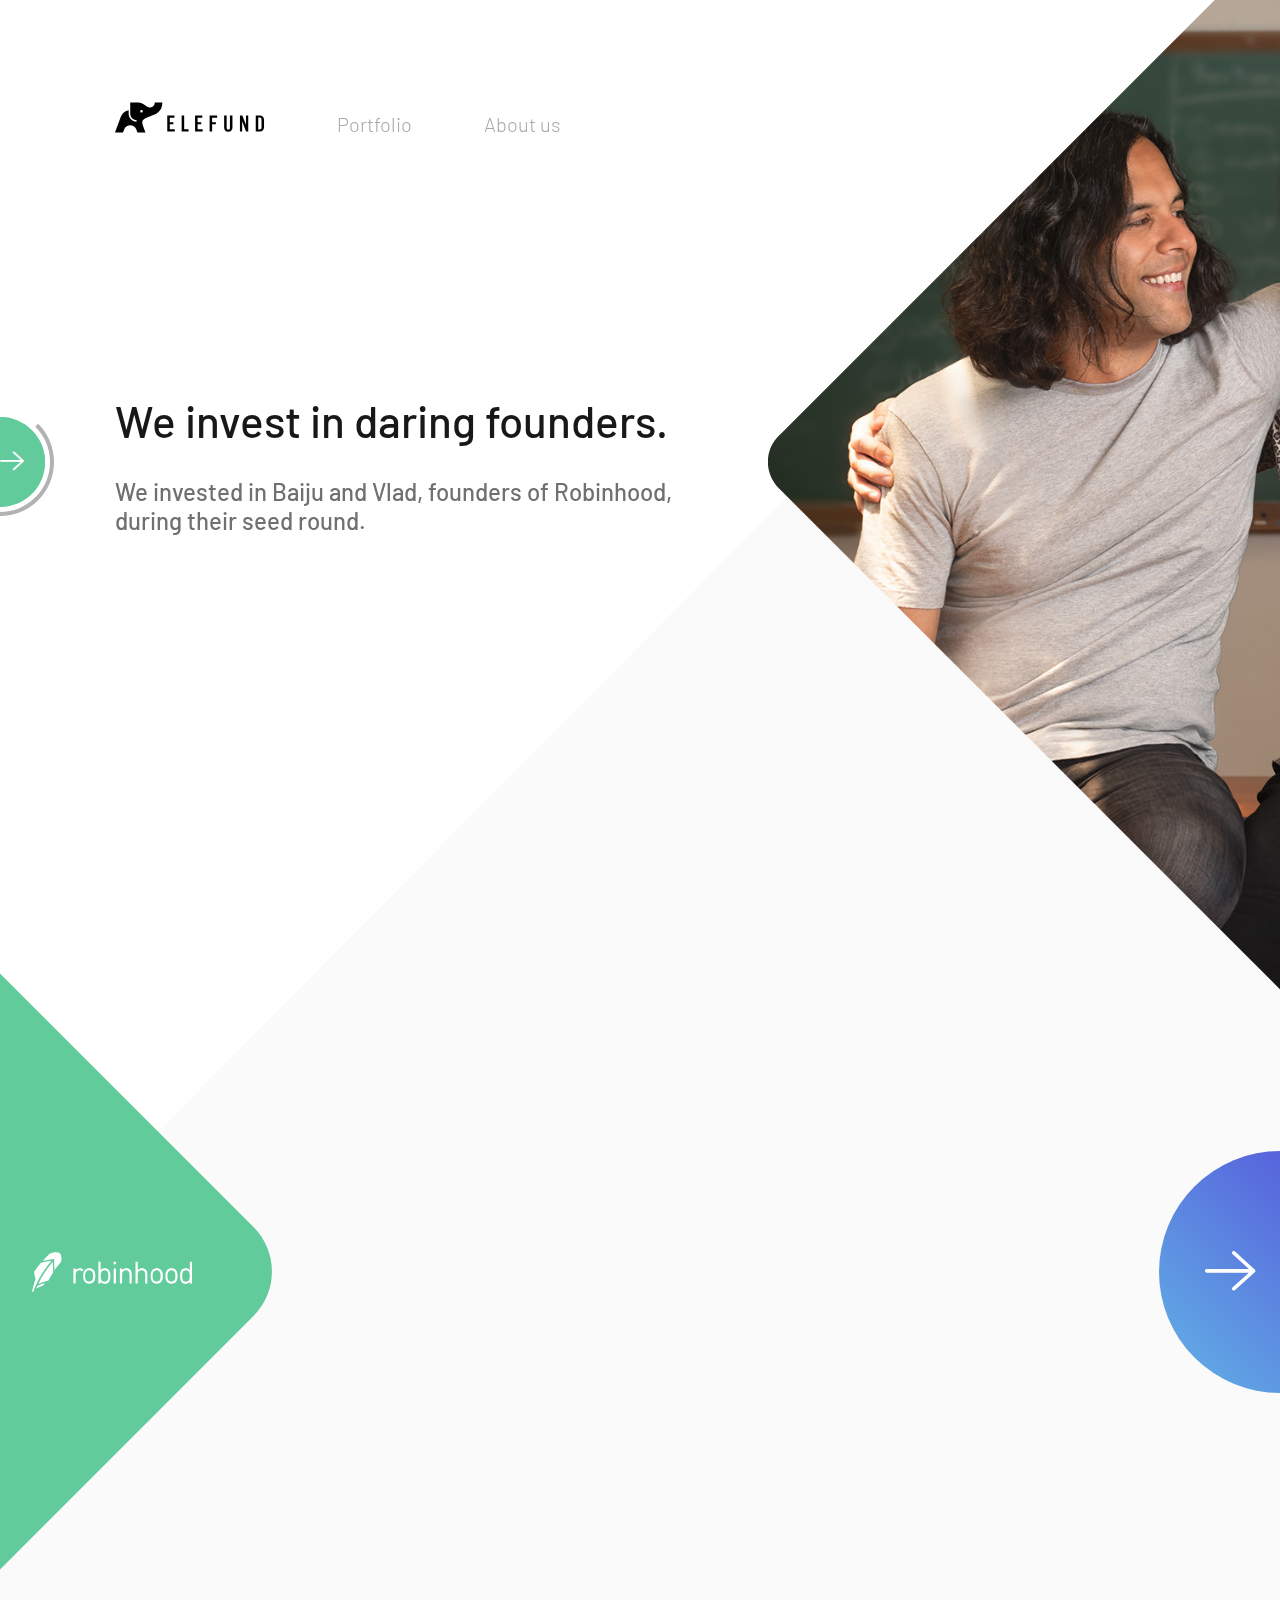
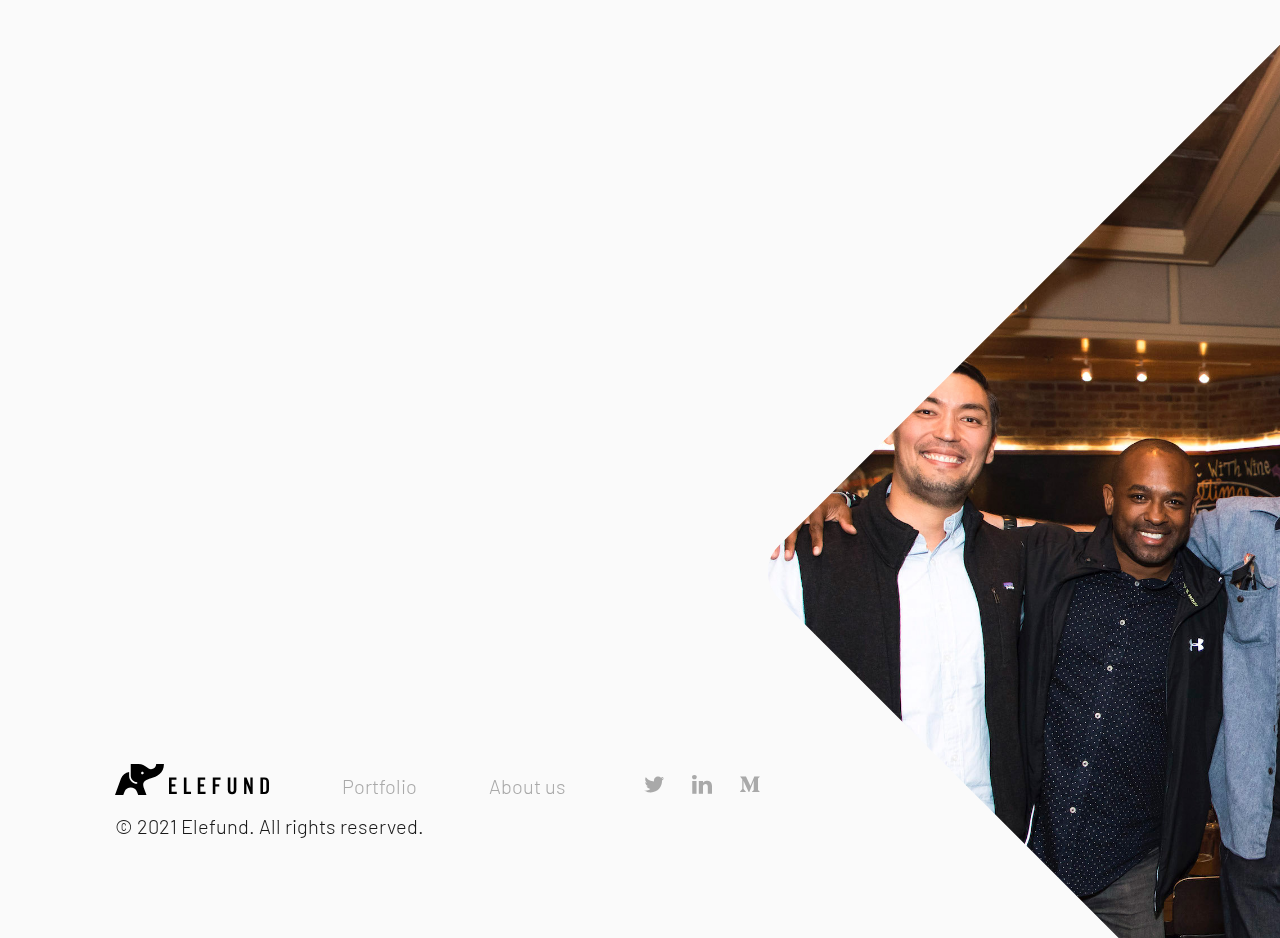
<file: index.html>
<!DOCTYPE html>
<html>
  <head>
    <title>Elefund - Home</title>
    <link rel="preconnect" href="https://fonts.gstatic.com">
    <link href="https://fonts.googleapis.com/css2?family=Barlow:ital,wght@0,300;0,400;0,500;1,500&amp;display=swap" rel="stylesheet">
    <link href="/stylesheets/styles.css" rel="stylesheet">
    <link href="/images/favicon.png" rel="shortcut icon">
    <meta charset="UTF-8">
    <meta name="viewport" content="width=device-width, initial-scale=1">
    <meta property="og:image" content="/images/share.png">
    <meta property="twitter:image" content="/images/share.png">
    <script async src="https://www.googletagmanager.com/gtag/js?id=UA-148895888-1"></script>
    <script>
      window.dataLayer = window.dataLayer || [];
      function gtag(){dataLayer.push(arguments);}
      gtag('js', new Date());
      gtag('config', 'UA-148895888-1');
    </script>
  </head>
  <body>
    <div class="overflow">
            <header class="site-header">
              <nav class="site-nav">
                <ul class="site-nav-list">
                  <li class="site-nav-item d-sm-none">
                    <button class="site-nav-link toggle-mobile-menu" type="button">
                      <div class="line"></div>
                      <div class="line"></div>
                    </button>
                  </li>
                  <li class="site-nav-item logo"><a class="site-nav-link" href="/"><img src="/images/logo-full.svg" width="150" height="32" alt="Elefund"></a></li>
                  <li class="site-nav-item d-none d-sm-block"><a class="site-nav-link" href="/portfolio">Portfolio</a></li>
                  <li class="site-nav-item d-none d-sm-block"><a class="site-nav-link" href="/about">About us</a></li>
                </ul>
              </nav>
              <div class="site-menu-mobile-backdrop d-sm-none"></div>
              <nav class="site-menu-mobile d-sm-none">
                <ul class="site-menu-mobile-list">
                  <li class="site-menu-mobile-logo"><a class="site-menu-mobile-link" href="/"><img src="/images/logo-shape.svg" width="40" height="24" alt="Elefund"></a></li>
                  <li class="site-menu-mobile-item"><a class="site-menu-mobile-link" href="/portfolio">Portfolio</a></li>
                  <li class="site-menu-mobile-item"><a class="site-menu-mobile-link" href="/about">About us</a></li>
                </ul>
                <div class="site-menu-mobile-copyright">&copy; 2019 Elefund. All rights reserved.</div>
              </nav>
            </header>
      <section class="hero-section-slider">
        <div class="hero-section-arrow-block">
          <button class="hero-section-arrow loader js-slider-next" id="slider-circle-animation" type="button" data-target="home-slider"><i class="icomoon icon-arrow-right"></i></button>
          <div class="hero-section-arrow-mover animate" id="slider-circle-mover"></div>
        </div>
        <div class="js-slider" id="home-slider">
          <div class="content-section js-slider-item">
            <div class="container">
              <div class="content-shrink-wide no-mobile-padding animated-section">
                <h1 class="animate-element">We invest in daring founders.</h1>
                <p class="lead animate-element-delay">We invested in Baiju and Vlad, founders of Robinhood, during their seed&nbsp;round.</p>
              </div>
            </div>
            <div class="content-image content-image-filler">
              <div class="img-clip">
                <div class="filler"></div><img src="/images/photos/home-hero-robinhood.jpg" width="1920" height="1272" alt="Robinhood's founders Baiju and Vlad">
              </div>
            </div>
          </div>
          <div class="content-section js-slider-item">
            <div class="container">
              <div class="content-shrink-wide no-mobile-padding">
                <h2 class="h1">We invest in daring founders.</h2>
                <p class="lead">We were the very first investor in Carta, founded by Henry&nbsp;Ward.</p>
              </div>
            </div>
            <div class="content-image content-image-filler">
              <div class="img-clip">
                <div class="filler"></div><img src="/images/photos/home-hero-carta.jpg" width="1920" height="1280" alt="Carta's founder Henry Ward">
              </div>
            </div>
          </div>
          <div class="content-section js-slider-item">
            <div class="container">
              <div class="content-shrink-wide no-mobile-padding">
                <h2 class="h1">We invest in daring founders.</h2>
                <p class="lead">We invested in Alex and Michael, founders of Calm, during their seed&nbsp;round.</p>
              </div>
            </div>
            <div class="content-image content-image-filler">
              <div class="img-clip">
                <div class="filler"></div><img src="/images/photos/home-hero-calm.jpg" width="1920" height="1536" alt="Calm's founders Alex &amp; Michael">
              </div>
            </div>
          </div>
        </div>
      </section>
      <section class="content-section home-portfolio-section page-home-portfolio">
        <div class="js-slider" id="portfolio-slider">
          <div class="js-slider-item">
            <div class="container">
              <div class="content-shrink-wide content-centered animated-section">
                <h2 class="animate-element">We’ve invested in transformational companies like Robinhood, Carta, and Calm.</h2>
                <p class="lead animate-element-delay"><a href="/portfolio">View our portfolio<i class="icomoon icomoon-pad-left icon-arrow-right"></i></a></p>
              </div>
            </div>
            <div class="logo-clip brand-robinhood"><img class="img" src="/images/brands/robinhood.svg" width="160" height="63" alt="Robinhood"></div>
          </div>
          <div class="js-slider-item">
            <div class="container">
              <div class="content-shrink-wide content-centered">
                <h2>We’ve invested in transformational companies like Robinhood, Carta, and Calm.</h2>
                <p class="lead"><a href="/portfolio">View our portfolio<i class="icomoon icomoon-pad-left icon-arrow-right"></i></a></p>
              </div>
            </div>
            <div class="logo-clip brand-carta"><img class="img" src="/images/brands/carta.svg" width="160" height="63" alt="Carta"></div>
          </div>
          <div class="js-slider-item">
            <div class="container">
              <div class="content-shrink-wide content-centered">
                <h2>We’ve invested in transformational companies like Robinhood, Carta, and Calm.</h2>
                <p class="lead"><a href="/portfolio">View our portfolio<i class="icomoon icomoon-pad-left icon-arrow-right"></i></a></p>
              </div>
            </div>
            <div class="logo-clip brand-calm"><img class="img" src="/images/brands/calm.png" width="160" height="63" alt="Calm"></div>
          </div>
        </div>
        <button class="btn-round-blue js-slider-next" type="button" data-target="portfolio-slider"><i class="icomoon icon-arrow-right"></i></button>
      </section>
    </div>
    <div class="overflow">
      <section class="content-section page-home-last">
        <div class="container">
          <div class="content-shrink animated-section">
            <h2 class="animate-element">We’re a team of world class operators and investors.</h2>
            <p class="animate-element-delay"><a class="btn" href="/about">Learn about us<i class="icomoon icomoon-pad-left icon-arrow-right"></i><img class="btn-bg" src="[data-uri]" width="328" height="68" alt=""></a></p>
          </div>
        </div>
        <div class="content-image top">
          <div class="img-clip"><img src="/images/photos/home-about.jpg" width="1200" height="1200" alt=""></div>
        </div>
      </section>
            <footer class="site-footer">
              <nav class="site-nav">
                <ul class="site-nav-list">
                  <li class="site-nav-item"><a class="site-nav-link" href="/"><img class="logo" src="/images/logo-full.svg" width="155" height="32" alt="Elefund"></a></li>
                  <li class="site-nav-item"><a class="site-nav-link" href="/portfolio">Portfolio</a></li>
                  <li class="site-nav-item"><a class="site-nav-link" href="/about">About us</a></li>
                  <li class="site-nav-item is-social-block">
                    <ul class="site-nav-list">
                      <li class="site-nav-item is-social"><a class="site-nav-link" href="https://twitter.com/elefundvc"><i class="icomoon icon-twitter"></i></a></li>
                      <li class="site-nav-item is-social"><a class="site-nav-link" href="https://www.linkedin.com/company/elefund"><i class="icomoon icon-linkedin"></i></a></li>
                      <li class="site-nav-item is-social"><a class="site-nav-link" href="https://elefund.medium.com/"><i class="icomoon icon-medium"></i></a></li>
                    </ul>
                  </li>
                </ul>
                <div class="copyright">&copy; 2021 Elefund. All rights reserved.</div>
              </nav>
            </footer>
            <div class="body-bg">
              <svg class="body-bg-cut" viewBox="0 0 1440 1452.05" xmlns="http://www.w3.org/2000/svg">
                <path d="m0 1452.05 1440-1452.05v1452.05z" fill="#fafafa" fill-rule="evenodd"></path>
              </svg>
              <div class="body-bg-filler"></div>
            </div>
            <div class="modal" id="modal"></div>
            <script src="/javascripts/libs.js"></script>
            <script src="/javascripts/templates.js"></script>
            <script src="/javascripts/app.js"></script>
    </div>
  </body>
</html>
</file>
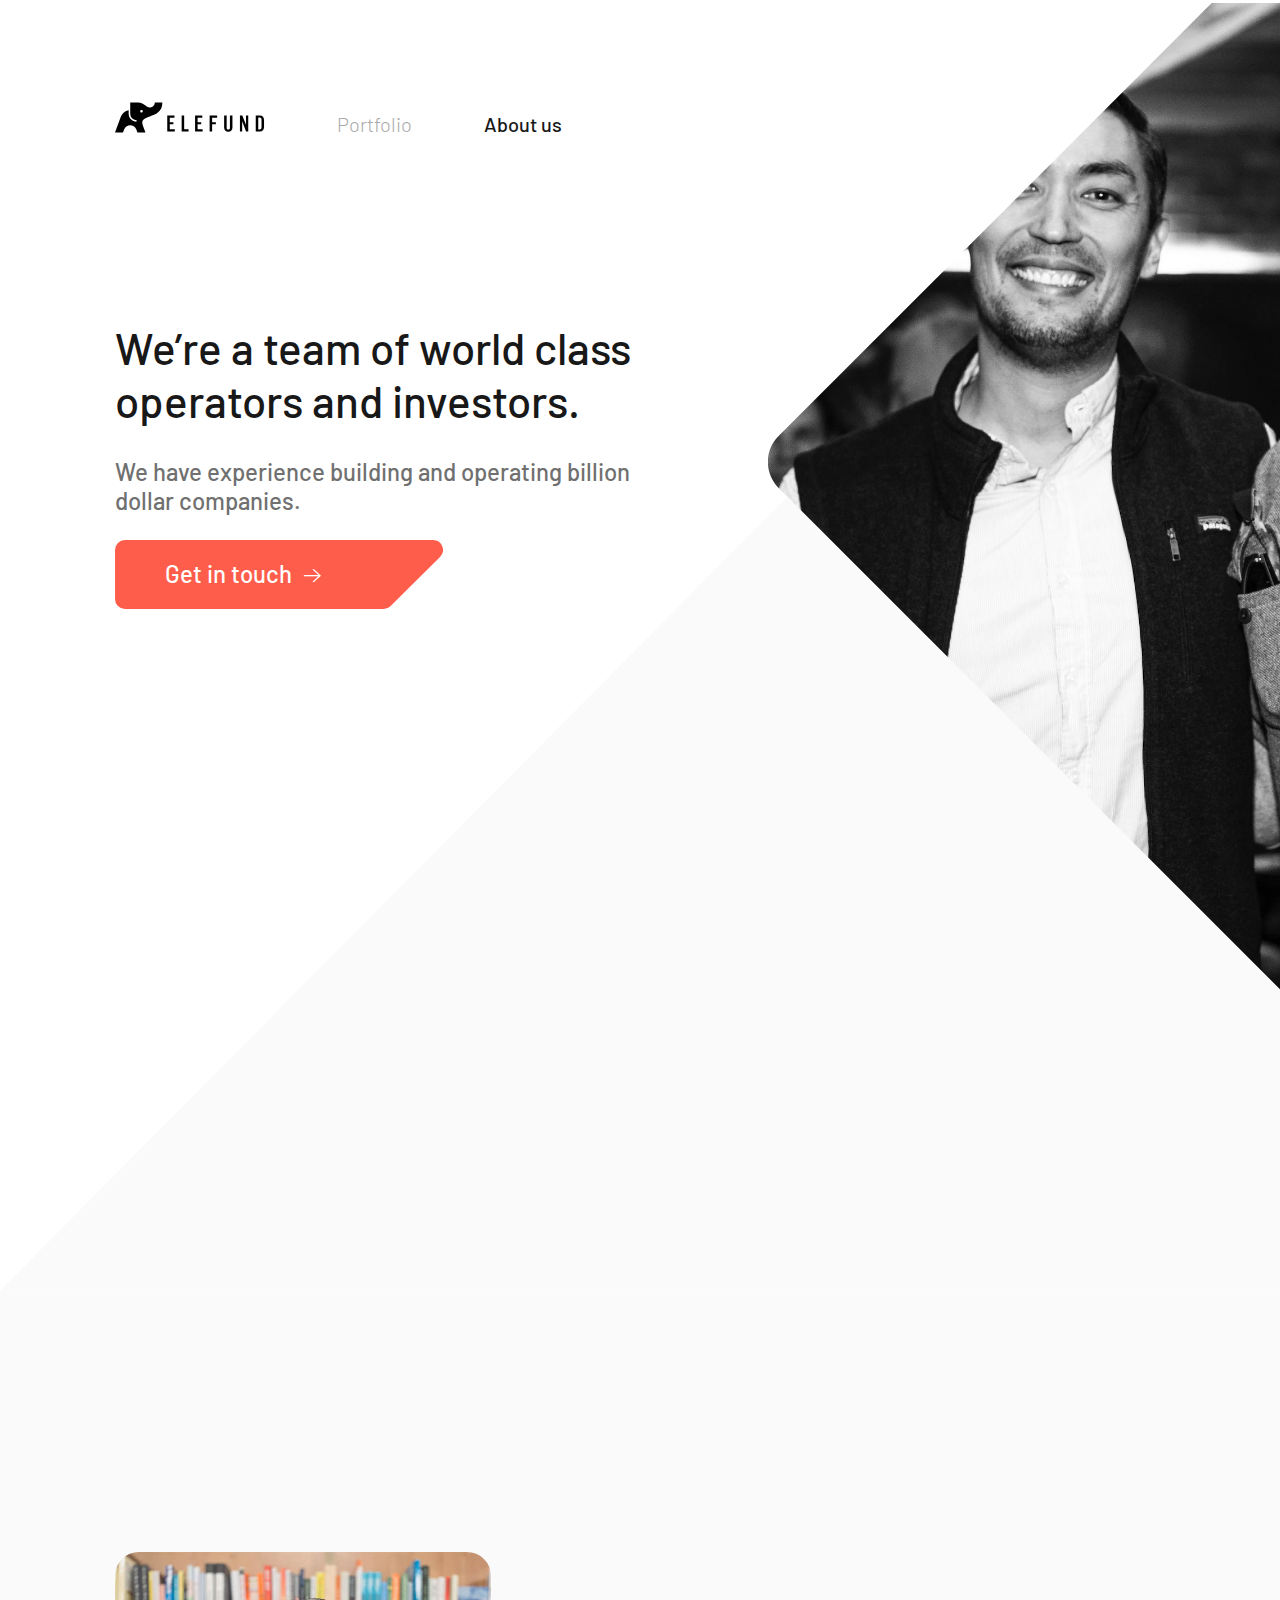
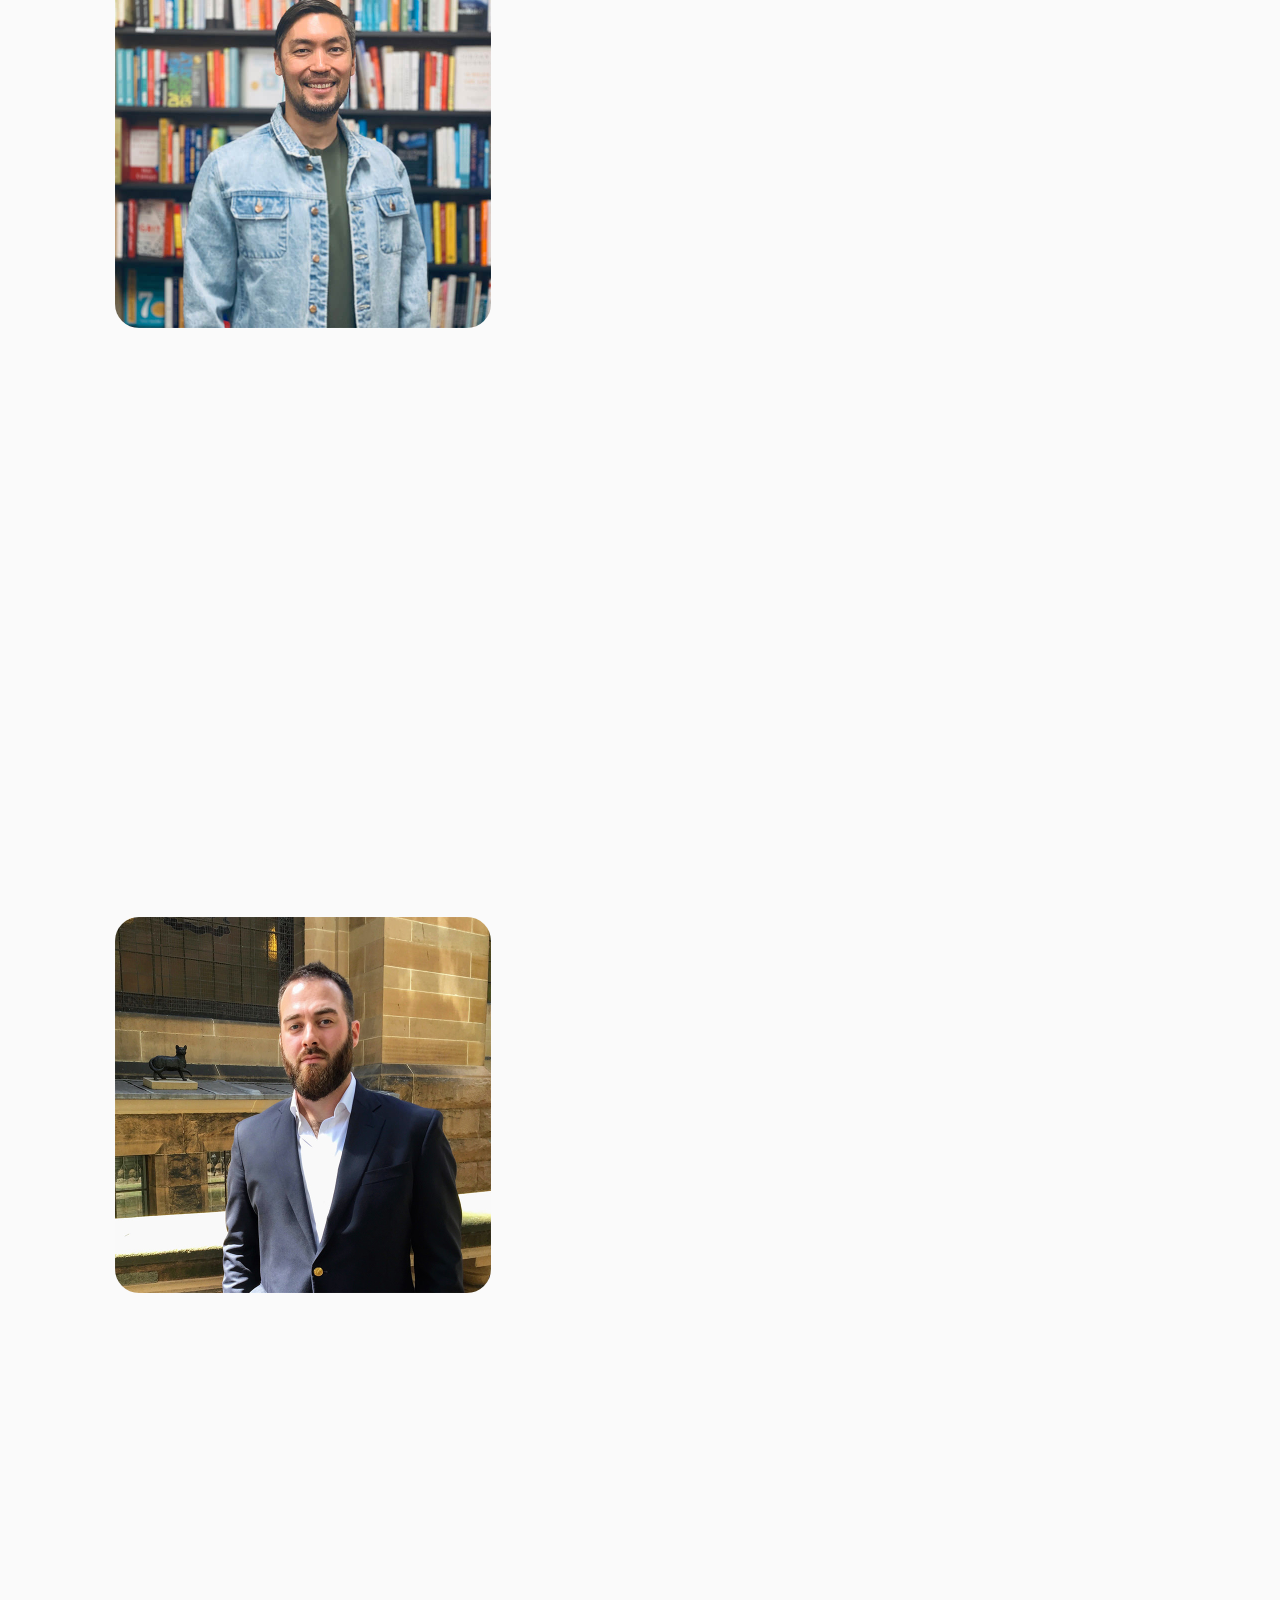
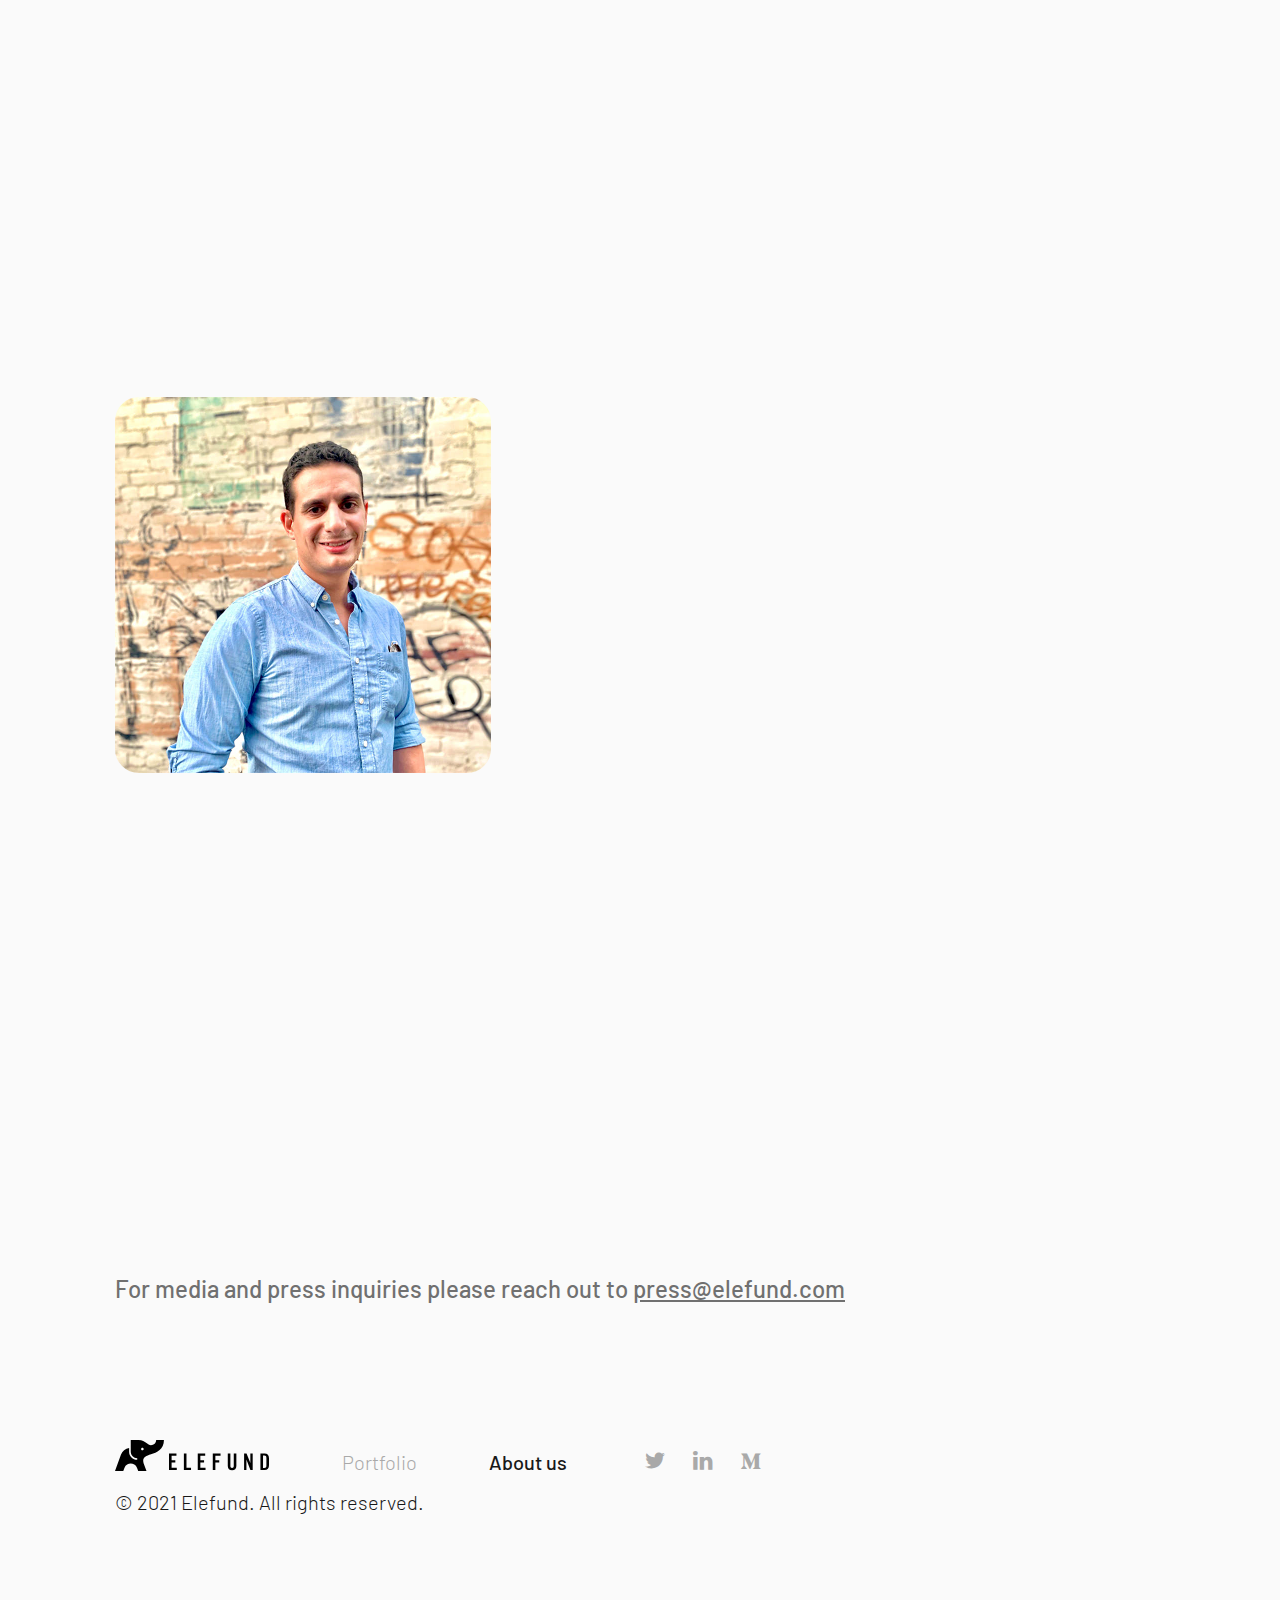
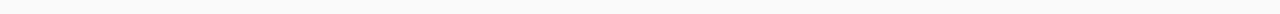
<file: about/index.html>
<!DOCTYPE html>
<html>
  <head>
    <title>Elefund - About us</title>
    <link rel="preconnect" href="https://fonts.gstatic.com">
    <link href="https://fonts.googleapis.com/css2?family=Barlow:ital,wght@0,300;0,400;0,500;1,500&amp;display=swap" rel="stylesheet">
    <link href="/stylesheets/styles.css" rel="stylesheet">
    <link href="/images/favicon.png" rel="shortcut icon">
    <meta charset="UTF-8">
    <meta name="viewport" content="width=device-width, initial-scale=1">
    <meta property="og:image" content="/images/share.png">
    <meta property="twitter:image" content="/images/share.png">
    <script async src="https://www.googletagmanager.com/gtag/js?id=UA-148895888-1"></script>
    <script>
      window.dataLayer = window.dataLayer || [];
      function gtag(){dataLayer.push(arguments);}
      gtag('js', new Date());
      gtag('config', 'UA-148895888-1');
    </script>
  </head>
  <body>
    <div class="overflow">
            <header class="site-header">
              <nav class="site-nav">
                <ul class="site-nav-list">
                  <li class="site-nav-item d-sm-none">
                    <button class="site-nav-link toggle-mobile-menu" type="button">
                      <div class="line"></div>
                      <div class="line"></div>
                    </button>
                  </li>
                  <li class="site-nav-item logo"><a class="site-nav-link" href="/"><img src="/images/logo-full.svg" width="150" height="32" alt="Elefund"></a></li>
                  <li class="site-nav-item d-none d-sm-block"><a class="site-nav-link" href="/portfolio" title="about">Portfolio</a></li>
                  <li class="site-nav-item d-none d-sm-block active"><a class="site-nav-link" href="/about">About us</a></li>
                </ul>
              </nav>
              <div class="site-menu-mobile-backdrop d-sm-none"></div>
              <nav class="site-menu-mobile d-sm-none">
                <ul class="site-menu-mobile-list">
                  <li class="site-menu-mobile-logo"><a class="site-menu-mobile-link" href="/"><img src="/images/logo-shape.svg" width="40" height="24" alt="Elefund"></a></li>
                  <li class="site-menu-mobile-item"><a class="site-menu-mobile-link" href="/portfolio">Portfolio</a></li>
                  <li class="site-menu-mobile-item"><a class="site-menu-mobile-link" href="/about">About us</a></li>
                </ul>
                <div class="site-menu-mobile-copyright">&copy; 2019 Elefund. All rights reserved.</div>
              </nav>
            </header>
      <section class="content-section hero hero-about">
        <div class="container">
          <div class="content-shrink-wide animated-section">
            <h1 class="animate-element">We’re a team of world class operators and&nbsp;investors.</h1>
            <p class="lead animate-element-delay">We have experience building and operating billion dollar companies.</p>
            <p class="animate-element-delay"><a class="btn" href="mailto:info@elefund.com">Get in touch<i class="icomoon icomoon-pad-left icon-arrow-right"></i><img class="btn-bg" src="[data-uri]" width="328" height="68" alt=""></a></p>
          </div>
        </div>
        <div class="content-image">
          <div class="img-clip"><img src="/images/photos/about-hero.jpg" width="1920" height="1280" alt=""></div>
        </div>
      </section>
      <section class="content-section page-about-philosophy">
        <div class="container animated-section">
          <h2 class="animate-element">Our Philosophy</h2>
          <ol class="ol animate-element-delay">
            <li class="lead">We partner with daring founders early, and build lifelong&nbsp;relationships.</li>
            <li class="lead">We invest from the pre-seed through Series A stages of Fintech, Enterprise, and Consumer facing&nbsp;businesses.</li>
            <li class="lead">We add value to our portfolio companies through our domain expertise and recent operational&nbsp;experience. </li>
            <li class="lead">We leverage our understanding of consumer behavior and experience in finding product-market fit, and we deliver that expertise to our portfolio&nbsp;companies.</li>
            <li class="lead">We seek meaning in our work. We’re passionate about developing human capital and building a better future for generations to&nbsp;come.</li>
          </ol>
        </div>
      </section>
      <section class="content-section team-section">
        <div class="container">
          <ul class="team-list">
            <li class="team-item"><img class="team-avatar" src="/images/photos/bio-serik.jpg" width="376" height="376" alt="Serik Kaldykulov">
              <div class="team-info animated-section">
                <div class="animate-element">
                  <h2 class="team-name">Serik Kaldykulov</h2>
                  <p class="lead team-position">Founder/Managing Partner</p>
                </div>
                <div class="separator-xs"></div>
                <div class="animate-element-delay">
                  <p class="lead team-about">Serik founded Elefund in 2015 with the support of David Mavashev and the belief that businesses create value by masterfully solving complex problems with a simple toolkit. He began his investing career as a public equities investor applying value investing principles pioneered by Benjamin Graham and David Dodd, a framework which later served as a cornerstone to Elefund’s investment approach.</p>
                  <p class="lead team-about">When he isn’t advising founders or evaluating new deals, Serik enjoys spending time with his family and friends. He also enjoys snowboarding, reading, and hooping.</p>
                  <p class="lead team-about">— What is the most underrated characteristic of successful founders? Surround yourself with capable people, and attack ideas and products, not each other.</p>
                  <div class="separator"></div>
                  <ul class="team-links">
                    <li class="team-links-item"><a class="btn-contact btn-linkedin" href="https://www.linkedin.com/in/serikus/" target="_blank"><i class="icomoon icon-linkedin"></i></a></li>
                    <li class="team-links-item"><a class="btn-contact btn-twitter" href="https://twitter.com/serikiman" target="_blank"><i class="icomoon icon-twitter"></i></a></li>
                  </ul>
                </div>
              </div>
            </li>
            <li class="team-item"><img class="team-avatar" src="/images/photos/bio-nathan.jpg" width="376" height="376" alt="Nathan Rodland">
              <div class="team-info animated-section">
                <div class="animate-element">
                  <h2 class="team-name">Nathan Rodland</h2>
                  <p class="lead team-position">General Partner</p>
                </div>
                <div class="separator-xs"></div>
                <div class="animate-element-delay">
                  <p class="lead team-about">Nathan joined Elefund in 2019, bringing his experience as a founder and seasoned operator to the firm and its portfolio companies. Prior to joining Elefund, he was the founding COO of Robinhood, which he helped grow to millions of customers and raised over $500M in capital. He also has experience building teams across finance, HR, compliance, business development, and customer success. Prior to Robinhood, Nathan served as COO of Chronos Research on Wall Street.</p>
                  <p class="lead team-about">At Elefund, he partners with founders who are passionate about solving real-world problems and achieving massive scale. When he isn’t working, Nate enjoys spending time sailing, skiing, or wake surfing.</p>
                  <p class="lead team-about">— What is the most underrated characteristic of successful founders? Just how mentally challenging it can be. When you are at a startup and building something truly great it takes the same amount of mental toughness as an elite sporting event.</p>
                  <div class="separator"></div>
                  <ul class="team-links">
                    <li class="team-links-item"><a class="btn-contact btn-linkedin" href="https://www.linkedin.com/in/nrodland/" target="_blank"><i class="icomoon icon-linkedin"></i></a></li>
                  </ul>
                </div>
              </div>
            </li>
            <li class="team-item"><img class="team-avatar" src="/images/photos/bio-arik.jpg" width="376" height="376" alt="Arik Crissi">
              <div class="team-info animated-section">
                <div class="animate-element">
                  <h2 class="team-name">Arik Crissi</h2>
                  <p class="lead team-position">Principal</p>
                </div>
                <div class="separator-xs"></div>
                <div class="animate-element-delay">
                  <p class="lead team-about">Arik believes in the power of modern technology to create incentives and equity for people to participate in solving problems that have historically been ignored and undervalued. He has been with Elefund since its inception, and today he continues to manage operations and strategic growth of the firm while also working closely with founders and investors. Prior to joining Elefund, Arik worked in a variety of industries, including consumer electronics, semiconductor fabrication, waste-management, conservation, and more. When he isn’t working on Elefund he enjoys working with his hands, nature and currencies favored by Shiba Inus worldwide.</p>
                  <p class="lead team-about">— What is the most underrated characteristic of successful founders? A good sense of humor.</p>
                  <div class="separator"></div>
                  <ul class="team-links">
                    <li class="team-links-item"><a class="btn-contact btn-linkedin" href="https://www.linkedin.com/in/arik-crissi-079933158/" target="_blank"><i class="icomoon icon-linkedin"></i></a></li>
                    <li class="team-links-item"><a class="btn-contact btn-twitter" href="https://twitter.com/ArikCrissi" target="_blank"><i class="icomoon icon-twitter"></i></a></li>
                  </ul>
                </div>
              </div>
            </li>
          </ul>
        </div>
      </section>
      <div class="separator-lg"></div>
      <section class="content-section page-about-contact">
        <div class="container animated-section">
          <p>For media and press inquiries please reach out to <a href="mailto:press@elefund.com">press@elefund.com</a></p>
        </div>
      </section>
            <footer class="site-footer">
              <nav class="site-nav">
                <ul class="site-nav-list">
                  <li class="site-nav-item"><a class="site-nav-link" href="/"><img class="logo" src="/images/logo-full.svg" width="155" height="32" alt="Elefund"></a></li>
                  <li class="site-nav-item"><a class="site-nav-link" href="/portfolio">Portfolio</a></li>
                  <li class="site-nav-item active"><a class="site-nav-link" href="/about">About us</a></li>
                  <li class="site-nav-item is-social-block">
                    <ul class="site-nav-list">
                      <li class="site-nav-item is-social"><a class="site-nav-link" href="https://twitter.com/elefundvc"><i class="icomoon icon-twitter"></i></a></li>
                      <li class="site-nav-item is-social"><a class="site-nav-link" href="https://www.linkedin.com/company/elefund"><i class="icomoon icon-linkedin"></i></a></li>
                      <li class="site-nav-item is-social"><a class="site-nav-link" href="https://elefund.medium.com/"><i class="icomoon icon-medium"></i></a></li>
                    </ul>
                  </li>
                </ul>
                <div class="copyright">&copy; 2021 Elefund. All rights reserved.</div>
              </nav>
            </footer>
            <div class="body-bg">
              <svg class="body-bg-cut" viewBox="0 0 1440 1452.05" xmlns="http://www.w3.org/2000/svg">
                <path d="m0 1452.05 1440-1452.05v1452.05z" fill="#fafafa" fill-rule="evenodd"></path>
              </svg>
              <div class="body-bg-filler"></div>
            </div>
            <div class="modal" id="modal"></div>
            <script src="/javascripts/libs.js"></script>
            <script src="/javascripts/templates.js"></script>
            <script src="/javascripts/app.js"></script>
    </div>
  </body>
</html>
</file>
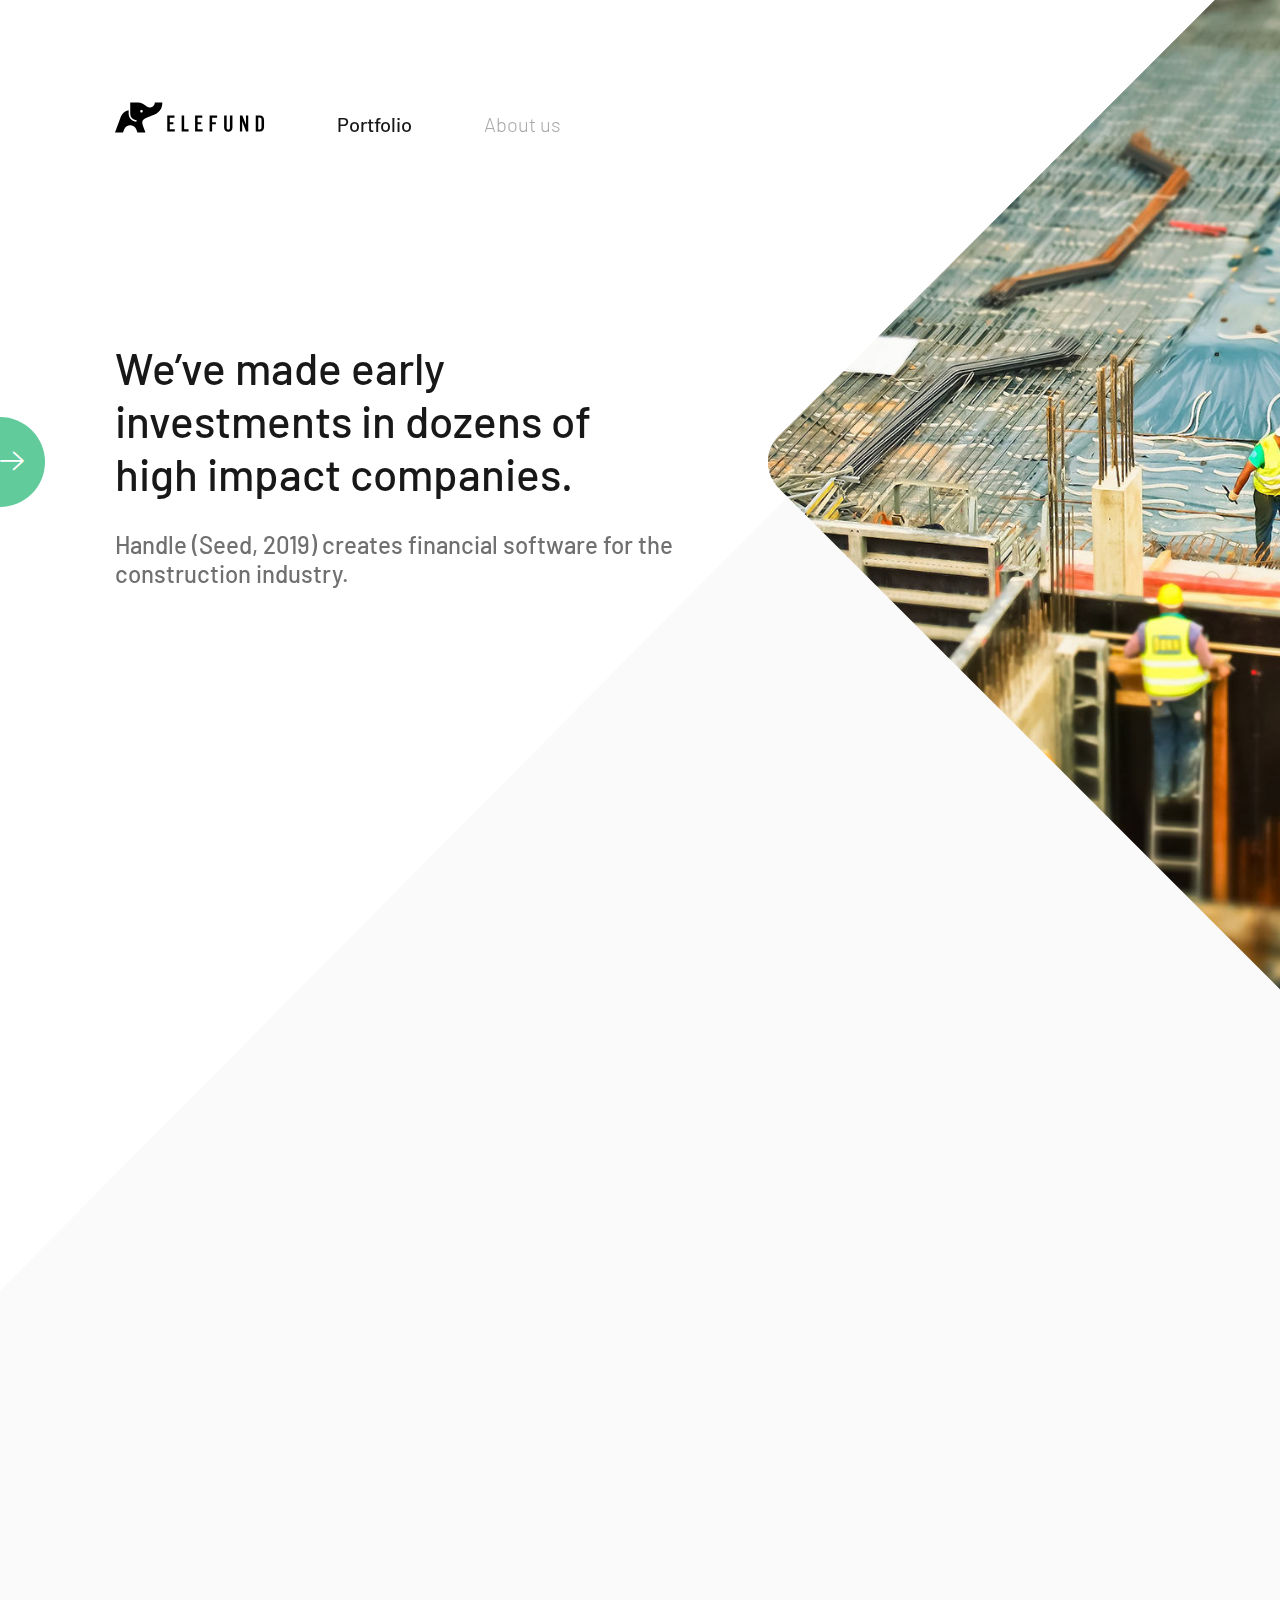
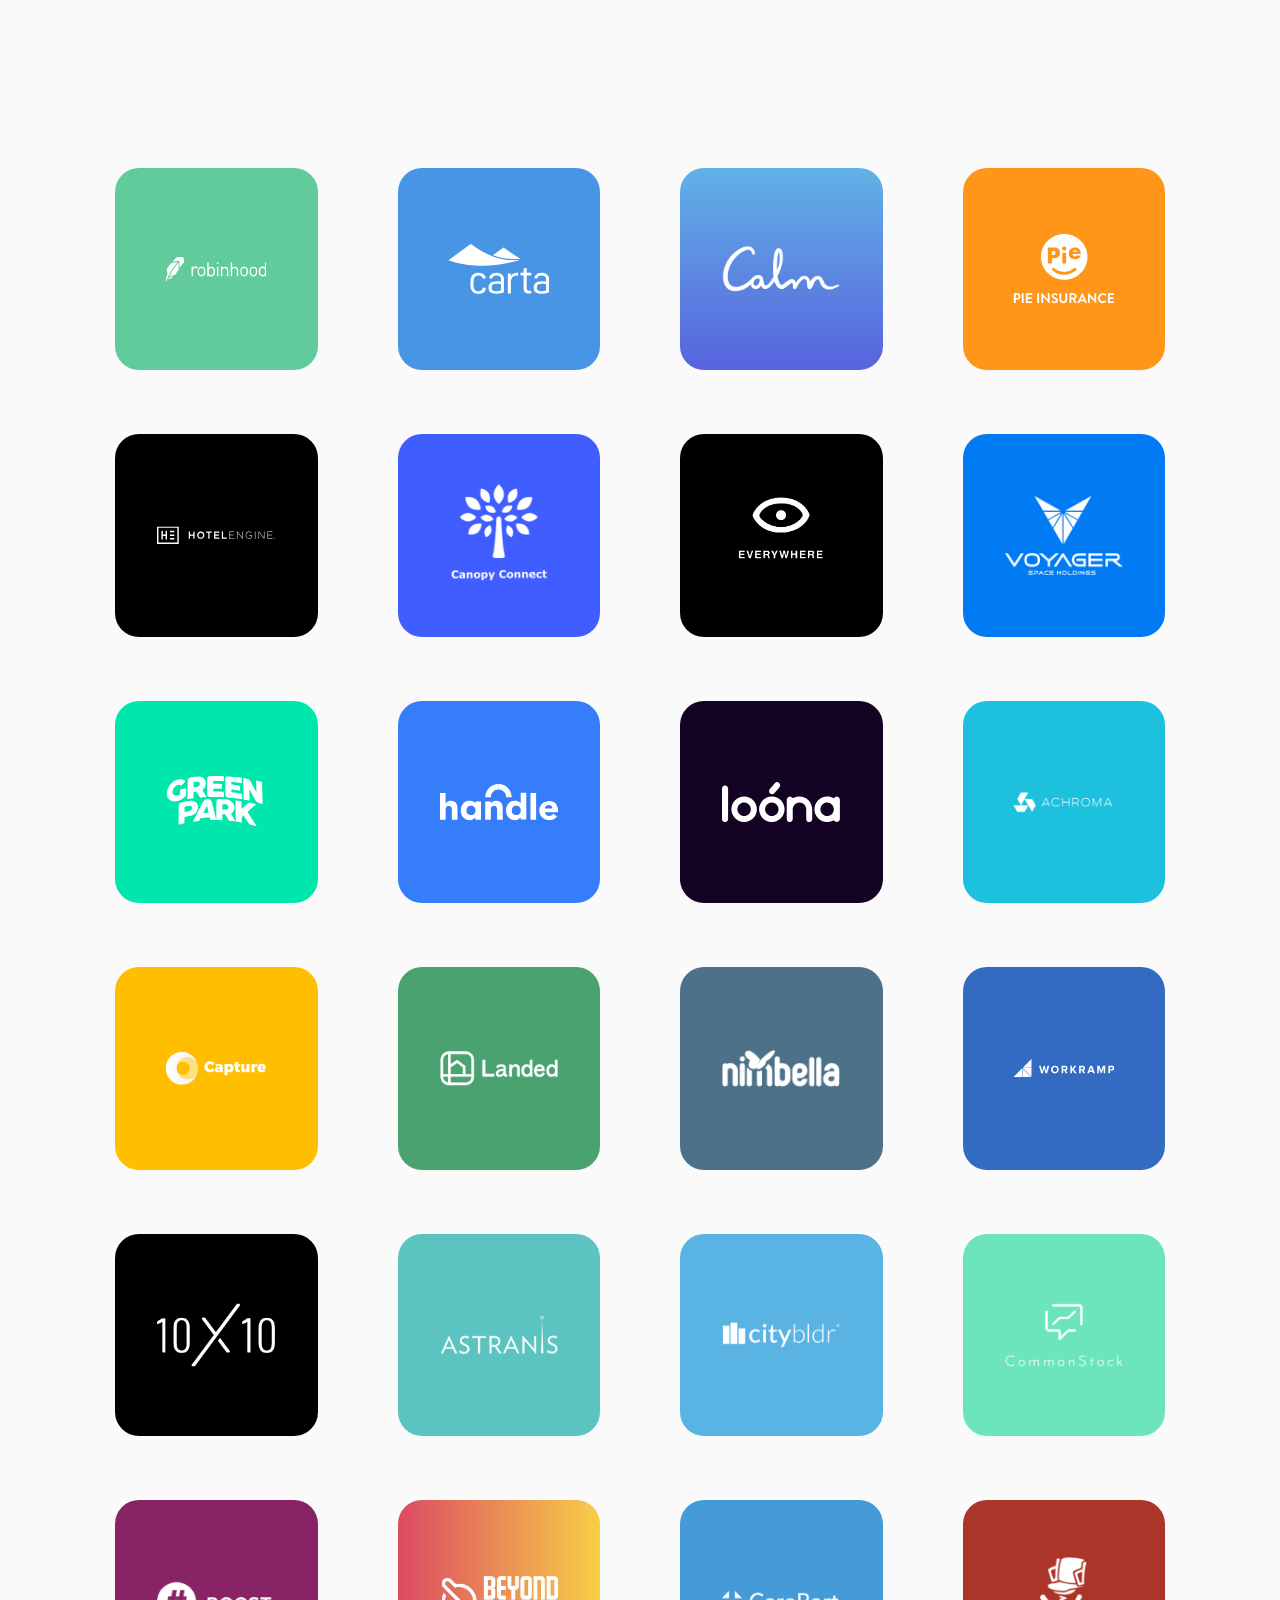
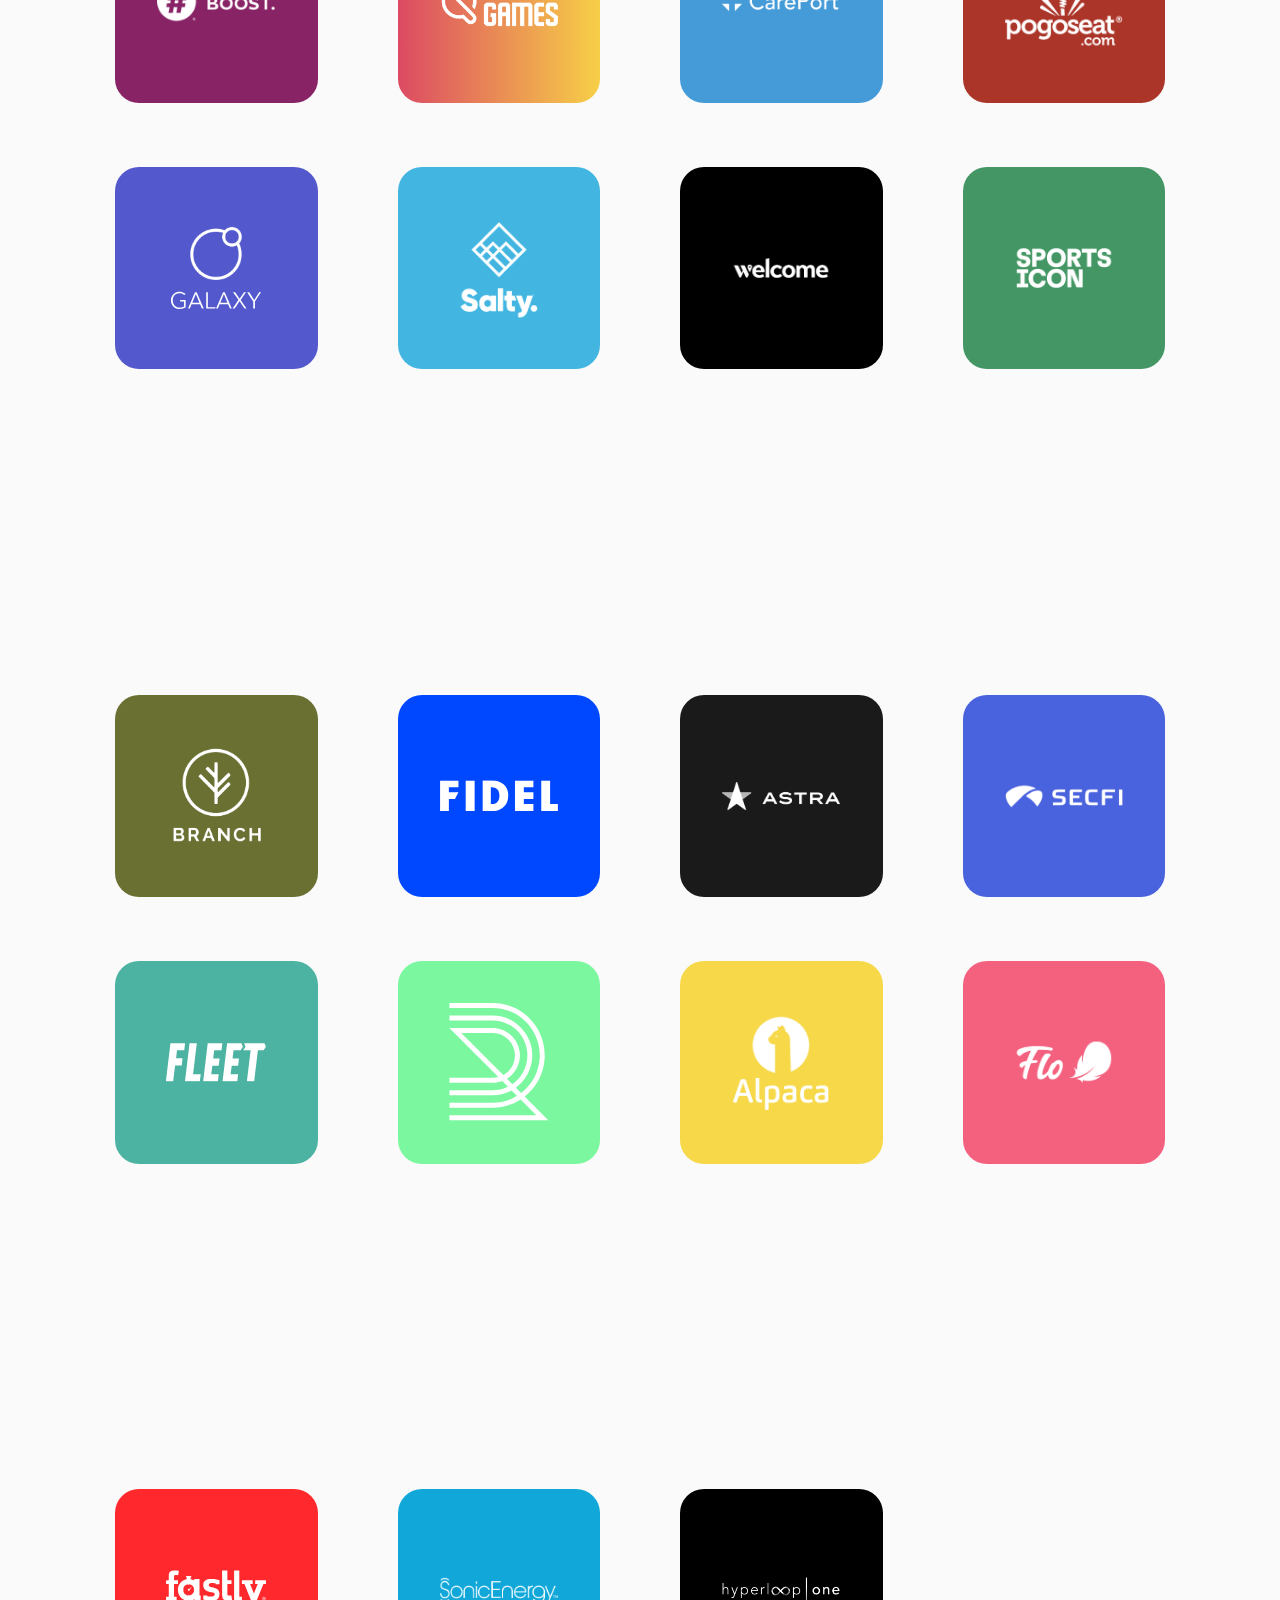
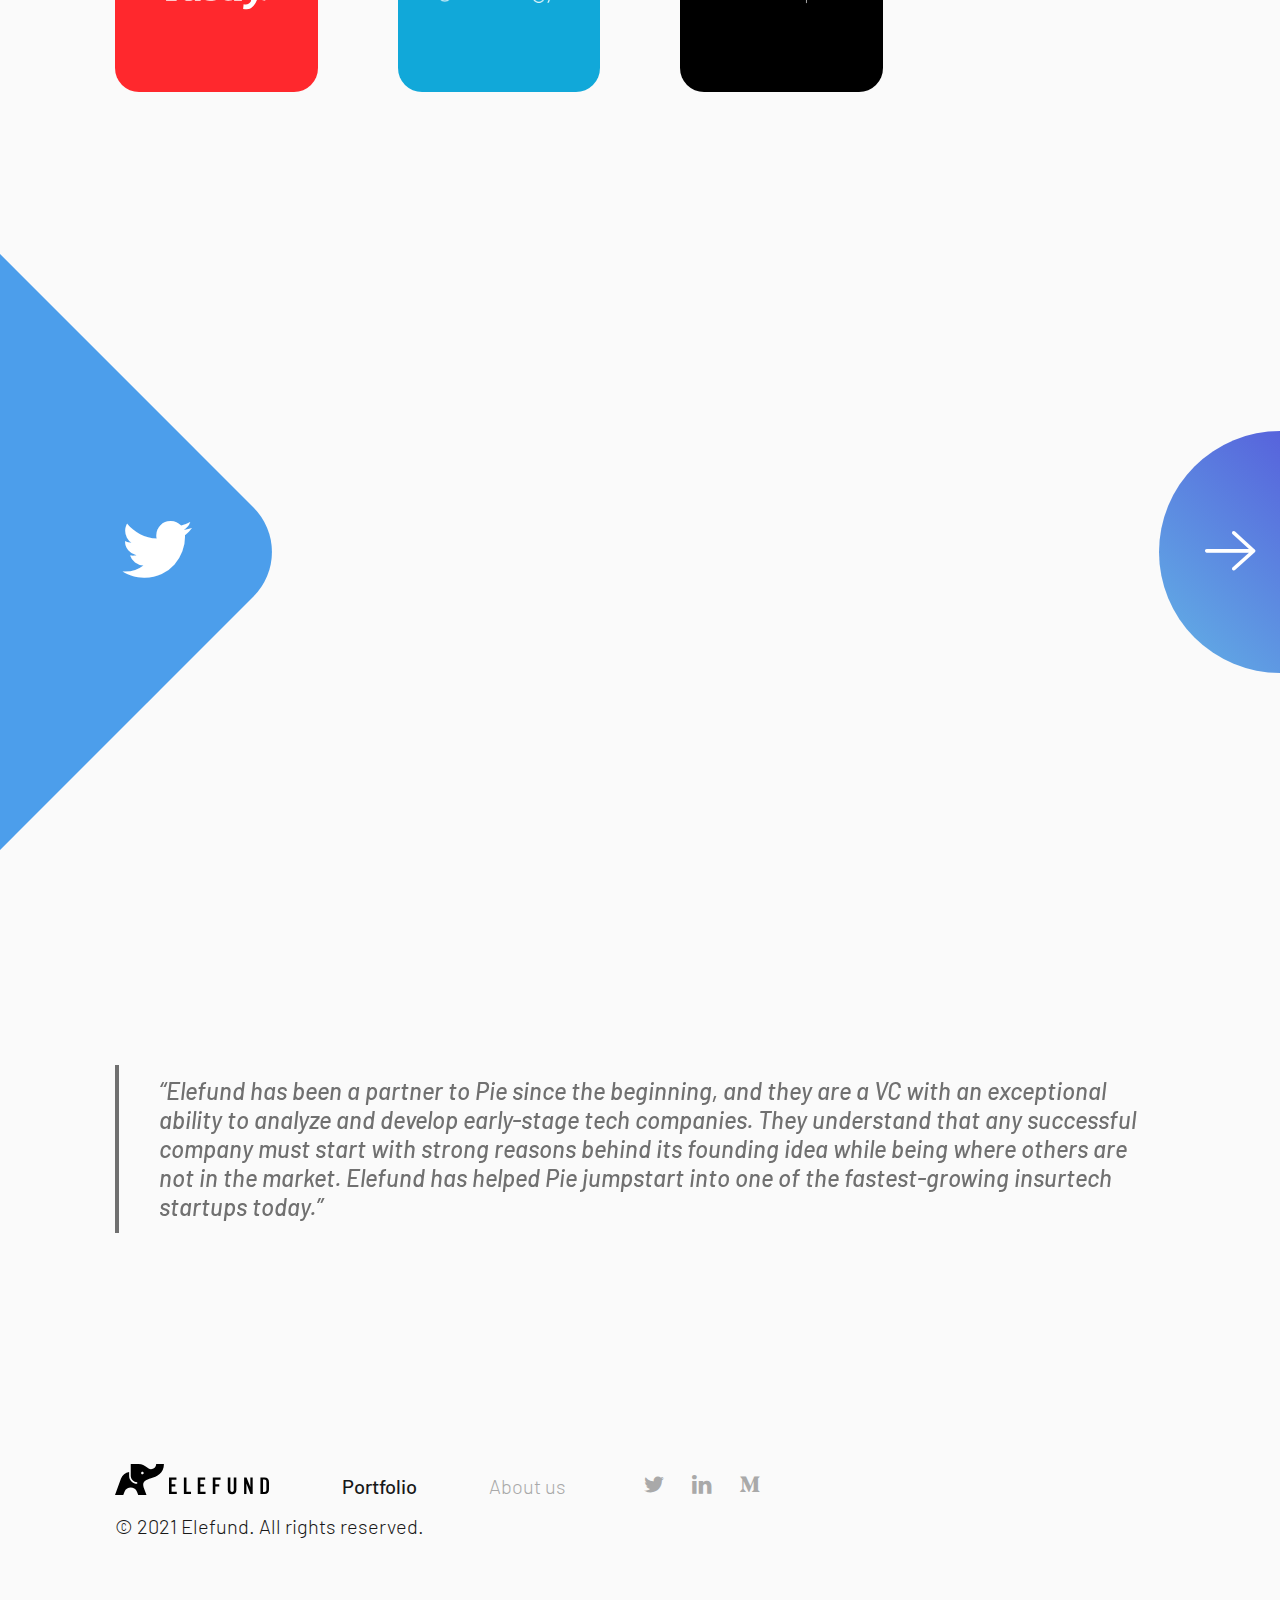
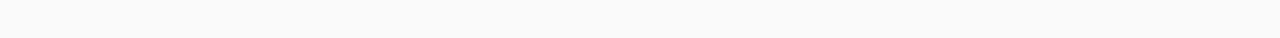
<file: portfolio/index.html>
<!DOCTYPE html>
<html>
  <head>
    <title>Elefund - Portfolio</title>
    <link rel="preconnect" href="https://fonts.gstatic.com">
    <link href="https://fonts.googleapis.com/css2?family=Barlow:ital,wght@0,300;0,400;0,500;1,500&amp;display=swap" rel="stylesheet">
    <link href="/stylesheets/styles.css" rel="stylesheet">
    <link href="/images/favicon.png" rel="shortcut icon">
    <meta charset="UTF-8">
    <meta name="viewport" content="width=device-width, initial-scale=1">
    <meta property="og:image" content="/images/share.png">
    <meta property="twitter:image" content="/images/share.png">
    <script async src="https://www.googletagmanager.com/gtag/js?id=UA-148895888-1"></script>
    <script>
      window.dataLayer = window.dataLayer || [];
      function gtag(){dataLayer.push(arguments);}
      gtag('js', new Date());
      gtag('config', 'UA-148895888-1');
    </script>
  </head>
  <body class="js-portfolio">
    <div class="overflow">
            <header class="site-header">
              <nav class="site-nav">
                <ul class="site-nav-list">
                  <li class="site-nav-item d-sm-none">
                    <button class="site-nav-link toggle-mobile-menu" type="button">
                      <div class="line"></div>
                      <div class="line"></div>
                    </button>
                  </li>
                  <li class="site-nav-item logo"><a class="site-nav-link" href="/"><img src="/images/logo-full.svg" width="150" height="32" alt="Elefund"></a></li>
                  <li class="site-nav-item d-none d-sm-block active"><a class="site-nav-link" href="/portfolio" title="portfolio">Portfolio</a></li>
                  <li class="site-nav-item d-none d-sm-block"><a class="site-nav-link" href="/about">About us</a></li>
                </ul>
              </nav>
              <div class="site-menu-mobile-backdrop d-sm-none"></div>
              <nav class="site-menu-mobile d-sm-none">
                <ul class="site-menu-mobile-list">
                  <li class="site-menu-mobile-logo"><a class="site-menu-mobile-link" href="/"><img src="/images/logo-shape.svg" width="40" height="24" alt="Elefund"></a></li>
                  <li class="site-menu-mobile-item"><a class="site-menu-mobile-link" href="/portfolio">Portfolio</a></li>
                  <li class="site-menu-mobile-item"><a class="site-menu-mobile-link" href="/about">About us</a></li>
                </ul>
                <div class="site-menu-mobile-copyright">&copy; 2019 Elefund. All rights reserved.</div>
              </nav>
            </header>
      <section class="hero-section-slider">
        <div class="hero-section-arrow-block">
          <button class="hero-section-arrow js-slider-next" id="slider-circle-animation" type="button" data-target="home-slider"><i class="icomoon icon-arrow-right"></i></button>
        </div>
        <div class="js-slider" id="home-slider">
          <div class="content-section js-slider-item">
            <div class="container">
              <div class="content-shrink-wide no-mobile-padding animated-section">
                <h1 class="animate-element">We’ve made early investments in dozens of high impact&nbsp;companies.</h1>
                <p class="lead animate-element-delay">Handle (Seed, 2019) creates financial software for the construction&nbsp;industry.</p>
              </div>
            </div>
            <div class="content-image">
              <div class="img-clip"><img src="/images/photos/portfolio-hero-handle.jpg" width="1920" height="1272" alt="Handle"></div>
            </div>
          </div>
          <div class="content-section js-slider-item">
            <div class="container">
              <div class="content-shrink-wide no-mobile-padding">
                <div class="h1">We’ve made early investments in dozens of high impact&nbsp;companies.</div>
                <p class="lead">Landed (Seed, 2018) provides financing services for essential&nbsp;professionals.</p>
              </div>
            </div>
            <div class="content-image">
              <div class="img-clip"><img src="/images/photos/portfolio-hero-landed.jpg" width="1280" height="853" alt="Landed"></div>
            </div>
          </div>
          <div class="content-section js-slider-item">
            <div class="container">
              <div class="content-shrink-wide no-mobile-padding">
                <div class="h1">We’ve made early investments in dozens of high impact&nbsp;companies.</div>
                <p class="lead">WorkRamp (Seed, 2018) is a workforce training&nbsp;platform.</p>
              </div>
            </div>
            <div class="content-image">
              <div class="img-clip"><img src="/images/photos/portfolio-hero-workramp.jpg" width="1920" height="1920" alt="WorkRamp"></div>
            </div>
          </div>
        </div>
      </section>
      <section class="content-section focus-section">
        <div class="container animated-section">
          <h2 class="animate-element">Our focus</h2>
          <p class="lead animate-element-delay">Unlike most investors, we don’t focus on a specific set of investment areas or even a single stage of investment. Instead we look for great teams that are defining new trends by doing interesting things at the intersections of these trends. If you are looking for capital and think you might fit the bill, drop us a line, we’d love to hear from you.</p>
          <p class="animate-element-delay"><a class="btn" href="/about">Get in touch<i class="icomoon icomoon-pad-left icon-arrow-right"></i><img class="btn-bg" src="[data-uri]" width="328" height="68" alt=""></a></p>
        </div>
      </section>
      <section class="content-section portfolio-section">
        <div class="container animated-section">
          <h2 class="animate-element">Seed stage</h2>
          <p class="lead animate-element-delay">We invested in these companies during or before their seed round.</p>
          <ul class="portfolio-grid" id="seed-stage"></ul>
        </div>
      </section>
      <section class="content-section next portfolio-section">
        <div class="container animated-section">
          <h2 class="animate-element">Series A</h2>
          <p class="lead animate-element-delay">We invested in these companies during their Series A.</p>
          <ul class="portfolio-grid" id="series-a-stage"></ul>
        </div>
      </section>
      <section class="content-section next portfolio-section">
        <div class="container animated-section">
          <h2 class="animate-element">Later Stage</h2>
          <p class="lead animate-element-delay">We invested in these companies after their Series A.</p>
          <ul class="portfolio-grid" id="later-stage"></ul>
        </div>
      </section>
      <section class="content-section">
        <div class="logo-clip brand-twitter"><i class="icomoon icon-twitter"></i></div>
        <div class="container">
          <div class="content-shrink-wide content-centered animated-section">
            <h2 class="animate-element">Latest Updates</h2>
            <div class="lead latest-tweet animate-element-delay" id="latest-tweet"></div>
            <p class="lead animate-element-delay"><a href="https://twitter.com/elefundvc" target="_blank">@ElefundVC</a></p>
          </div>
        </div><a class="btn-round-blue" href="https://twitter.com/elefundvc" target="_blank"><i class="icomoon icon-arrow-right"></i></a>
      </section>
      <div class="js-slider" id="portfolio-quotes-slider">
        <div class="content-section quote-section js-slider-item">
          <div class="container">
            <div class="no-mobile-padding animated-section">
              <blockquote>“Elefund has been a partner to Pie since the beginning, and they are a VC with an exceptional ability to analyze and develop early-stage tech companies. They understand that any successful company must start with strong reasons behind its founding idea while being where others are not in the market. Elefund has helped Pie jumpstart into one of the fastest-growing insurtech startups today.”</blockquote>
              <p class="lead quote-attribution animate-element-delay">- John Swigart, Co-Founder & CEO at Pie Insurance</p>
            </div>
          </div>
        </div>
        <div class="content-section quote-section js-slider-item">
          <div class="container">
            <div class="no-mobile-padding">
              <blockquote>“Serik is a decisive and visionary investor. He was our first investor to stake a claim in our round and has been an advocate for us ever since. If you can spark Serik's interest in your deal, get him onboard.”</blockquote>
              <p class="lead quote-attribution">- Henry Ward, Carta</p>
            </div>
          </div>
        </div>
        <div class="content-section quote-section js-slider-item">
          <div class="container">
            <div class="no-mobile-padding">
              <blockquote>"We're thrilled to have such amazing partners in Elefund. We're grateful for Serik and the team's support as we increase accessibility to mindfulness, meditation and sleep to millions."</blockquote>
              <p class="lead quote-attribution">- Michael Acton Smith, Co-Founder & Co-CEO at Calm</p>
            </div>
          </div>
        </div>
      </div>
            <footer class="site-footer">
              <nav class="site-nav">
                <ul class="site-nav-list">
                  <li class="site-nav-item"><a class="site-nav-link" href="/"><img class="logo" src="/images/logo-full.svg" width="155" height="32" alt="Elefund"></a></li>
                  <li class="site-nav-item active"><a class="site-nav-link" href="/portfolio">Portfolio</a></li>
                  <li class="site-nav-item"><a class="site-nav-link" href="/about">About us</a></li>
                  <li class="site-nav-item is-social-block">
                    <ul class="site-nav-list">
                      <li class="site-nav-item is-social"><a class="site-nav-link" href="https://twitter.com/elefundvc"><i class="icomoon icon-twitter"></i></a></li>
                      <li class="site-nav-item is-social"><a class="site-nav-link" href="https://www.linkedin.com/company/elefund"><i class="icomoon icon-linkedin"></i></a></li>
                      <li class="site-nav-item is-social"><a class="site-nav-link" href="https://elefund.medium.com/"><i class="icomoon icon-medium"></i></a></li>
                    </ul>
                  </li>
                </ul>
                <div class="copyright">&copy; 2021 Elefund. All rights reserved.</div>
              </nav>
            </footer>
            <div class="body-bg">
              <svg class="body-bg-cut" viewBox="0 0 1440 1452.05" xmlns="http://www.w3.org/2000/svg">
                <path d="m0 1452.05 1440-1452.05v1452.05z" fill="#fafafa" fill-rule="evenodd"></path>
              </svg>
              <div class="body-bg-filler"></div>
            </div>
            <div class="modal" id="modal"></div>
            <script src="/javascripts/libs.js"></script>
            <script src="/javascripts/templates.js"></script>
            <script src="/javascripts/app.js"></script>
    </div>
  </body>
</html>
</file>
<file: stylesheets/styles.css>
/*! normalize.css v8.0.1 | MIT License | github.com/necolas/normalize.css */html{line-height:1.15;-webkit-text-size-adjust:100%}body{margin:0}main{display:block}h1{font-size:2em;margin:.67em 0}hr{box-sizing:content-box;height:0;overflow:visible}pre{font-family:monospace,monospace;font-size:1em}a{background-color:transparent}abbr[title]{border-bottom:none;text-decoration:underline;-webkit-text-decoration:underline dotted;text-decoration:underline dotted}b,strong{font-weight:bolder}code,kbd,samp{font-family:monospace,monospace;font-size:1em}small{font-size:80%}sub,sup{font-size:75%;line-height:0;position:relative;vertical-align:baseline}sub{bottom:-.25em}sup{top:-.5em}img{border-style:none}button,input,optgroup,select,textarea{font-family:inherit;font-size:100%;line-height:1.15;margin:0}button,input{overflow:visible}button,select{text-transform:none}[type=button],[type=reset],[type=submit],button{-webkit-appearance:button}[type=button]::-moz-focus-inner,[type=reset]::-moz-focus-inner,[type=submit]::-moz-focus-inner,button::-moz-focus-inner{border-style:none;padding:0}[type=button]:-moz-focusring,[type=reset]:-moz-focusring,[type=submit]:-moz-focusring,button:-moz-focusring{outline:1px dotted ButtonText}fieldset{padding:.35em .75em .625em}legend{box-sizing:border-box;color:inherit;display:table;max-width:100%;padding:0;white-space:normal}progress{vertical-align:baseline}textarea{overflow:auto}[type=checkbox],[type=radio]{box-sizing:border-box;padding:0}[type=number]::-webkit-inner-spin-button,[type=number]::-webkit-outer-spin-button{height:auto}[type=search]{-webkit-appearance:textfield;outline-offset:-2px}[type=search]::-webkit-search-decoration{-webkit-appearance:none}::-webkit-file-upload-button{-webkit-appearance:button;font:inherit}details{display:block}summary{display:list-item}[hidden],template{display:none}@font-face{font-family:icomoon;src:url(/fonts/icomoon.woff2) format("woff2"),url(/fonts/icomoon.woff) format("woff");font-weight:400;font-style:normal}.icomoon{font-size:70%}.icomoon:before{font-family:icomoon!important;speak:none;font-style:normal;font-weight:400;font-variant:normal;text-transform:none;line-height:1;-webkit-font-smoothing:antialiased;-moz-osx-font-smoothing:grayscale}.icon-medium:before{content:"\e905"}.icon-facebook:before{content:"\e906"}.icon-twitter:before{content:"\e900"}.icon-arrow-right:before{content:"\e901"}.icon-close:before{content:"\e902"}.icon-linkedin:before{content:"\e903"}.icon-mail:before{content:"\e904"}.icon-medium{vertical-align:text-bottom}.slick-slider{box-sizing:border-box;-webkit-touch-callout:none;-webkit-user-select:none;-ms-user-select:none;user-select:none;-ms-touch-action:pan-y;touch-action:pan-y;-webkit-tap-highlight-color:transparent}.slick-list,.slick-slider{position:relative;display:block}.slick-list{margin:0;padding:0;height:100%}.slick-list:focus{outline:none}.slick-list.dragging{cursor:pointer;cursor:hand}.slick-slider .slick-list,.slick-slider .slick-track{transform:translateZ(0)}.slick-track{position:relative;left:0;top:0;display:block;margin-left:auto;margin-right:auto;height:100%}.slick-track:after,.slick-track:before{content:"";display:table}.slick-track:after{clear:both}.slick-loading .slick-track{visibility:hidden}.slick-slide{float:left;height:100%;min-height:1px;display:none;outline:none}.slick-slide .content-section{display:-ms-flexbox!important;display:flex!important}.slick-slide.slick-loading img{display:none}.slick-slide.dragging img{pointer-events:none}.slick-initialized .slick-slide{display:-ms-flexbox;display:flex}.slick-loading .slick-slide{visibility:hidden}.slick-vertical .slick-slide{display:block;height:auto;border:1px solid transparent}.slick-arrow.slick-hidden{display:none}*,:after,:before{box-sizing:border-box}body{font:500 20px/1.2 Barlow,sans-serif;color:#181818;position:relative}@media (min-width:1200px){body{font-size:24px}}a{text-decoration:none;color:inherit}img{vertical-align:top}button{cursor:pointer;outline:none}.container{width:100%;max-width:1080px;padding:0 15px;margin-left:auto;margin-right:auto}.body-bg{position:absolute;top:0;left:0;z-index:-1;width:100%;height:100%;display:-ms-flexbox;display:flex;-ms-flex-direction:column;flex-direction:column}.body-bg-cut{width:100%;margin-top:30%}@media (min-width:768px){.body-bg-cut{margin-top:0}}.body-bg-filler{-ms-flex-positive:1;flex-grow:1;background:#fafafa}.h1,h1{font-size:20px;font-weight:500;margin-top:.7em;margin-bottom:.7em}@media (min-width:768px){.h1,h1{font-size:34px}}@media (min-width:1200px){.h1,h1{font-size:44px}}.h2,h2{font-size:20px;font-weight:500;margin-top:.7em;margin-bottom:.7em}@media (min-width:768px){.h2,h2{font-size:30px}}@media (min-width:1200px){.h2,h2{font-size:38px}}blockquote{font-style:italic;border-left:4px solid #707070;color:#707070;margin:12px 0;padding:12px 0 12px 40px}.ol li+li,.ul li+li{margin-top:20px}.lead{font-size:16px;color:#707070}.lead a:hover{text-decoration:underline}@media (min-width:768px){.lead{font-size:20px}}@media (min-width:1200px){.lead{font-size:24px}}.quote-attribution{text-align:right;color:#181818}.icomoon-pad-left{padding-left:12px}.icomoon-pad-right{padding-right:12px}.d-none{display:none!important}@media (min-width:768px){.d-sm-none{display:none!important}}@media (min-width:768px){.d-sm-block{display:block!important}}.site-header{position:relative;z-index:6}.site-footer{font-size:12px;font-weight:300;position:relative;z-index:2}@media (max-width:767px){.site-footer{padding:0 0 0 40px}.site-footer .site-nav-list{-ms-flex-wrap:wrap;flex-wrap:wrap}}@media (max-width:767px){.site-footer .site-nav{font-size:12px}}@media (max-width:1199px){.site-footer .site-nav{font-size:14px;margin-bottom:40px}}.site-footer .copyright{margin-top:20px}@media (max-width:991px){.site-footer .logo{width:75px;height:16px}}.site-nav{font-weight:300;font-size:20px;line-height:1;margin:20px 0}@media (min-width:768px){.site-nav{margin:102px 0 102px 115px}}@media (min-width:768px) and (max-height:700px){.site-nav{margin:30px 0 174px 115px}}.site-nav-list{list-style:none;margin:0;padding:0;display:-ms-flexbox;display:flex;-ms-flex-align:end;align-items:flex-end}.site-nav-item+.site-nav-item{margin-left:10px}.site-nav-item.is-social{font-size:18px}.site-nav-item.is-social .site-nav-link{padding-left:6px;padding-right:6px}.site-nav-item.is-social .site-nav-link:hover{color:#181818;text-decoration:none}@media (min-width:768px){.site-nav-item.is-social{font-size:28px}}@media (max-width:360px){.site-nav-item.is-social-block{margin-top:12px;margin-left:0}}@media (max-width:360px){.site-nav-item.is-social-first{margin-left:0}}@media (min-width:768px){.site-nav-item+.site-nav-item{margin-left:72px}.site-nav-item+.site-nav-item.is-social{font-size:28px;margin-left:16px}}@media (min-width:768px){.site-nav-item.logo{margin-left:0}}.site-nav-item.active .site-nav-link{color:#181818;font-weight:500;text-decoration:none}.site-nav-link{color:#a9a9a9;text-decoration:none}.site-nav-link:hover{text-decoration:underline}.toggle-mobile-menu{padding:10px 16px 10px 0;background:transparent;border:0}.toggle-mobile-menu .line{background:#000;width:16px;height:2px;margin:4px 0}.is-mobile-menu-active{overflow:hidden}.is-mobile-menu-active .site-menu-mobile{display:-ms-flexbox;display:flex;-ms-transform:translateX(0);transform:translateX(0)}.is-mobile-menu-active .site-menu-mobile-backdrop{display:block}.site-menu-mobile{display:none;position:fixed;top:0;left:0;width:80%;height:100%;background:#1b1b1b;font-size:15px;text-align:center;display:-ms-flexbox;display:flex;-ms-flex-direction:column;flex-direction:column;color:#fff;z-index:7;padding:36px 0 60px;-ms-transform:translateX(-100%);transform:translateX(-100%);transition:transform .1s linear}.site-menu-mobile-list{list-style:none;padding:0;margin:0;-ms-flex-positive:1;flex-grow:1}.site-menu-mobile-logo{margin-bottom:22px}.site-menu-mobile-link{color:#fff;display:block;padding:15px 30px}.site-menu-mobile-link.is-active{background:#141414}.site-menu-mobile-copyright{font-size:11px}.site-menu-mobile-backdrop{z-index:5;position:fixed;top:0;left:0;width:100%;height:100%;display:none}@keyframes a{0%{width:0}80%{width:0}to{width:120vh}}.content-section{min-height:55vh;position:relative;display:-ms-flexbox;display:flex;-ms-flex-direction:column;flex-direction:column;-ms-flex-pack:center;justify-content:center;padding:0 25px}@media (min-width:768px){.content-section{min-height:80vh;padding:100px}}@media (min-width:992px){.content-section{min-height:100vh;margin-bottom:-10vh}}.content-section.next{min-height:0}@media (max-width:767px){.content-section.next{padding-top:60px}}@media (max-width:767px){.content-section.hero{min-height:calc(100vh - 76px);padding-top:240px;padding-bottom:0}.content-section.hero .container{position:relative;z-index:2}}@media (min-width:768px){.content-section.hero{margin-top:-224px}}@media (min-width:992px){.content-section.hero-about{min-height:100vh}}@media (min-width:1200px){.content-section.hero-about .img-clip img{margin-top:9vh;height:94%}}@media (max-width:991px){.content-section.page-home-portfolio{padding-top:0;padding-bottom:0;min-height:40vh}}.content-section.page-home-last{min-height:80vh}@media (max-width:767px){.content-section.page-home-last{min-height:40vh;-ms-flex-pack:start;justify-content:flex-start;margin:15vh 0}.content-section.page-home-last .content-image{top:6vh}}@media (max-width:360px){.content-section.page-home-last .content-image{top:17vh}}@media (max-width:991px){.content-section.page-home-last{padding-top:0}}@media (min-width:1200px){.content-section.page-home-last .content-image img{object-position:25% top}}.content-section.page-home-last .container{z-index:2}.content-section.portfolio-section,.content-section.team-section{height:auto}.content-section.team-section{margin-bottom:0}.content-section.focus-section{min-height:80vh}.content-section.page-about-philosophy{min-height:80vh;-ms-flex-pack:start;justify-content:flex-start}.content-section.page-about-philosophy ol{padding-left:1em}.content-section.quote-section{min-height:60vh}@media (max-width:991px){.content-section.slick-slide{padding-bottom:0}}.content-shrink{max-width:70%}@media (min-width:768px){.content-shrink{max-width:60%}}@media (min-width:992px){.content-shrink{max-width:38%}}.content-shrink-wide{max-width:54%}@media (max-width:450px){.content-shrink-wide{max-width:68%;padding-left:10%}}@media (max-width:991px){.content-shrink-wide{padding-left:15%}}.content-shrink-wide.no-mobile-padding{padding-left:0}.content-image{position:absolute;top:-23%;left:54%;width:90%;z-index:1}.content-image:before{content:"";display:block;padding-bottom:100%}@media (min-width:768px){.content-image{top:-25vh;left:60%;width:120vh}}@media (max-width:991px){.content-image{min-width:80vw}}@media (min-width:992px){.content-image{top:-10vh}}.content-image img{display:block;position:absolute;top:0;left:0;width:100%;height:100%;object-fit:cover;object-position:center}.content-image.top{top:0}.content-image.left{left:auto;right:60%}.content-image-filler{z-index:2}.content-image-filler .filler{display:none;visibility:hidden;width:0;background:transparent;border-radius:50%;-ms-transform:translateY(-50%);transform:translateY(-50%);position:absolute;top:50%;left:0;transition:width .5s ease-in;z-index:2}.content-image-filler .filler:before{content:"";display:block;padding-bottom:100%}.content-image-filler .filler.animate{background:#62cb9c;visibility:visible;animation:a 5s ease-in forwards 1}@media (min-width:768px){.content-image-filler .filler{display:block}}.content-centered{margin-left:auto;margin-right:auto}.btn{color:#fff;width:328px;padding:20px 50px;display:inline-block;vertical-align:top;position:relative}@media (max-width:767px){.btn{font-size:16px;width:216px;padding:13px 26px}}.btn:hover .btn-bg{filter:drop-shadow(0 16px 32px rgba(0,0,0,.4))}.btn-bg{position:absolute;top:0;left:0;width:100%;height:100%;object-fit:contain;z-index:-1;transition:filter .2s ease-in}.btn-round-blue{position:absolute;top:50%;right:0;padding:0 0 0 10px;width:48px;height:96px;background-image:linear-gradient(225deg,#5763dc,#62b4e6);display:-ms-flexbox;display:flex;-ms-flex-direction:column;flex-direction:column;-ms-flex-align:center;align-items:center;-ms-flex-pack:center;justify-content:center;color:#fff;font-size:30px;line-height:1;border:0;border-radius:48px 0 0 48px;cursor:pointer;-ms-transform:translateY(-50%);transform:translateY(-50%);transition:box-shadow .2s ease-in-out}.btn-round-blue:hover{box-shadow:0 16px 32px 0 rgba(0,0,0,.4)}@media (min-width:992px){.btn-round-blue{width:121px;height:242px;border-radius:121px 0 0 121px;font-size:72px;padding:0 0 0 20px}}.btn-contact{width:36px;height:36px;font-size:20px;line-height:36px;border-radius:7px;text-align:center;display:block;color:#fff;transition:box-shadow .2s ease-in-out}.btn-contact:hover{box-shadow:0 16px 32px 0 rgba(0,0,0,.4)}.btn-contact .icomoon{vertical-align:top}@media (min-width:768px){.btn-contact{width:60px;height:60px;line-height:60px;font-size:40px}}.btn-linkedin{background:#0077b5}.btn-twitter{background:#00acee}.overflow{overflow:hidden}.separator-xs{height:5px}.separator-sm{height:10px}.separator{height:20px}.separator-md{height:30px}.separator-lg{height:40px}.is-modal-active{overflow:hidden}.is-modal-active .modal{display:block}.modal{display:none;position:fixed;z-index:10}.modal,.modal-backdrop{top:0;left:0;width:100%;height:100%}.modal-backdrop{position:absolute;z-index:11;background:rgba(0,0,0,.75)}.modal-container{position:absolute;z-index:12;top:50%;left:50%;width:805px;max-width:calc(100% - 40px);max-height:calc(100% - 40px);padding:20px;background:#fff;border-radius:24px;-ms-transform:translate(-50%,-50%);transform:translate(-50%,-50%);display:-ms-flexbox;display:flex}@media (max-width:767px){.modal-container{font-size:16px}}@media (min-width:768px){.modal-container{padding:70px 77px}}.modal-close{position:absolute;top:15px;right:15px;background:transparent;border:0;box-shadow:none;cursor:pointer;font-size:18px;padding:10px}@media (min-width:768px){.modal-close{top:37px;right:37px;font-size:24px}}.modal-body{max-height:100%;overflow:auto}.company-head,.company-logo{display:-ms-flexbox;display:flex;-ms-flex-align:center;align-items:center}.company-logo{width:100px;height:100px;-ms-flex-pack:center;justify-content:center;border-radius:24px}.company-logo .img{max-width:70%;max-height:70%}@media (min-width:768px){.company-logo{width:208px;height:208px}}.company-info{padding-left:30px}@media (min-width:768px){.company-info{padding-left:84px}}.company-info .lead{margin-top:14px;margin-bottom:0}.company-name{margin:0}.company-body{color:#707070;margin-top:34px;margin-bottom:34px}@media (min-width:768px){.company-body{margin-top:68px;margin-bottom:68px}}.company-footer{display:-ms-flexbox;display:flex;-ms-flex-direction:column;flex-direction:column;-ms-flex-pack:end;justify-content:flex-end;text-align:right}.company-footer a:hover{text-decoration:underline}.company-footer-list{list-style:none;margin:0;padding:0}.company-footer-list li+li{margin-top:10px}.img-clip{position:absolute;top:0;left:0;width:100%;height:100%;-webkit-mask-image:url([data-uri]);mask-image:url([data-uri]);-webkit-mask-repeat:no-repeat;mask-repeat:no-repeat;-webkit-mask-size:auto 100%;mask-size:auto 100%;-webkit-mask-position:center;mask-position:center}.logo-clip{z-index:1;position:absolute;top:50%;left:-5%;-ms-transform:translate(-50%,-50%);transform:translate(-50%,-50%);width:40vw;font-size:100px;color:#fff;display:-ms-flexbox;display:flex;-ms-flex-align:center;align-items:center;-ms-flex-pack:end;justify-content:flex-end}.logo-clip:before{content:"";display:block;width:100%;padding-bottom:100%;border-radius:63px;position:absolute;top:50%;left:50%;-ms-transform:translate(-50%,-50%) rotate(-45deg);transform:translate(-50%,-50%) rotate(-45deg)}@media (max-width:1199px){.logo-clip{font-size:62px}.logo-clip:before{width:100%;padding-bottom:100%;-ms-transform:translate(-50%,-50%) rotate(-45deg);transform:translate(-50%,-50%) rotate(-45deg);border-radius:40px}.logo-clip .img{width:auto;height:40px}}@media (min-width:992px) and (max-width:1199px){.logo-clip:before{-ms-transform:translate(-56%,-50%) rotate(-45deg);transform:translate(-56%,-50%) rotate(-45deg)}.logo-clip .img{min-width:120px;height:30px;object-fit:contain;object-position:center}}@media (max-width:767px){.logo-clip:before{border-radius:20px}.logo-clip .img{height:16px;left:4vw}}.logo-clip.brand-robinhood:before{background:#62cb9c}.logo-clip.brand-carta:before{background:#4895e5}.logo-clip.brand-calm:before{background-image:linear-gradient(180deg,#5863dd,#61b1e6)}.logo-clip.brand-twitter:before{background:#4c9eeb}.logo-clip .icomoon,.logo-clip .img{position:relative;z-index:2}@keyframes b{0%{transform:rotate(135deg)}to{transform:rotate(315deg)}}@keyframes c{0%{left:0;transform:translate(-50%,-50%)}80%{left:0;transform:translate(-50%,-50%)}to{left:60.6vw;transform:translateY(-50%)}}@media (min-width:992px){@keyframes c{0%{left:0;transform:translate(-50%,-50%)}80%{left:0;transform:translate(-50%,-50%)}to{left:60.45vw;transform:translateY(-50%)}}}.hero-section-arrow{width:48px;height:48px;background:#62cb9c;color:#fff;font-size:16px;border:0;-ms-transform:translateX(-50%);transform:translateX(-50%);border-radius:0 50% 50% 0;padding-left:28px;display:-ms-flexbox;display:flex;-ms-flex-direction:column;flex-direction:column;-ms-flex-pack:center;justify-content:center;-ms-flex-align:start;align-items:flex-start;position:relative;z-index:4}@media (min-width:768px){.hero-section-arrow{width:90px;height:90px;font-size:34px;padding-left:45px}.hero-section-arrow.loader:before{content:"";display:block;width:108px;height:108px;border:4px solid #b2b2b2;border-color:transparent #b2b2b2 #b2b2b2 transparent;position:absolute;top:-9px;left:-9px;border-radius:50%;visibility:hidden}.hero-section-arrow.loader.animate:before{visibility:visible;animation:b 3.3s ease-in forwards}}.hero-section-arrow-block{position:absolute;height:31%;top:0;left:0;display:-ms-flexbox;display:flex;-ms-flex-direction:column;flex-direction:column;-ms-flex-pack:center;justify-content:center}@media (min-width:768px){.hero-section-arrow-block{height:69vh;min-height:465px}}@media (min-width:992px){.hero-section-arrow-block{height:100vh}}.hero-section-arrow-mover{display:none}@media (min-width:768px){.hero-section-arrow-mover{width:90px;height:90px;background:#62cb9c;display:block;z-index:3;border-radius:50%;position:absolute;top:50%;-ms-transform:translate(-50%,-50%);transform:translate(-50%,-50%);visibility:hidden}.hero-section-arrow-mover.animate{visibility:visible;animation:c 4.15s ease-in forwards}}.hero-section-slider{position:relative}@media (max-width:767px){.hero-section-slider{padding-bottom:0}}@media (min-width:768px){.hero-section-slider{margin-top:-224px}}.portfolio-grid{display:-ms-flexbox;display:flex;-ms-flex-wrap:wrap;flex-wrap:wrap;-ms-flex-align:stretch;align-items:stretch;margin:0 -10px;padding:0;list-style:none}@media (min-width:1200px){.portfolio-grid{margin:0 -40px}}.portfolio-item{padding:20px 10px 0;width:50%}@media (min-width:768px){.portfolio-item{width:25%}}@media (min-width:1200px){.portfolio-item{padding:64px 40px 0}}.portfolio-link{background:#fff;display:-ms-flexbox;display:flex;-ms-flex-direction:column;flex-direction:column;-ms-flex-pack:center;justify-content:center;-ms-flex-align:center;align-items:center;padding-bottom:100%;position:relative;border-radius:24px;transition:box-shadow .2s linear}.portfolio-link:hover{box-shadow:0 16px 32px rgba(0,0,0,.4)}.portfolio-image{max-width:90px;max-height:90px;position:absolute;top:50%;left:50%;-ms-transform:translate(-50%,-50%);transform:translate(-50%,-50%)}@media (min-width:992px){.portfolio-image{max-width:118px;max-height:118px}}.brand-calm{background-image:linear-gradient(0,#5863dd,#61b1e6)}.brand-robinhood{background:#62cb9c}.brand-carta{background:#4895e5}.brand-citybldr{background:#59b4e4}.brand-boost{background:#882366}.brand-pie-insurance{background:#ff961a}.brand-commonstock{background:#6ce5bf}.brand-nimbella{background:#4d7188}.brand-workramp{background:#336bc3}.brand-secfi{background:#4962dd}.brand-capture-technologies{background:#ffbe00}.brand-landed{background:#4aa270}.brand-beyond-games{background-image:linear-gradient(90deg,#dc4a63,#f7cf47)}.brand-pogoseat{background:#ac352a}.brand-astranis{background:#5cc4c0}.brand-fleet{background:#4cb2a2}.brand-radar{background:#7bf79f}.brand-hyperloop-one{background:#000}.brand-sonic-energy{background:#11a8d9}.brand-fastly{background:#ff282d}.brand-loona{background:#130222}.brand-achroma{background:#1dc1dd}.brand-10by10,.brand-hotel-engine{background:#000}.brand-canopy{background:#405dff}.brand-branch{background:#6a7032}.brand-everywhere{background:#000}.brand-careport-health{background:#449bd8}.brand-handle{background:#367ef9}.brand-fidel{background:#0048ff}.brand-greenpark{background:#00e7ae}.brand-astra{background:#1a1a1a}.brand-voyager{background:#007bf4}.brand-galaxyfinancial{background:#5359cc}.brand-salty{background:#42b5e1}.brand-welcome-homes{background:#000}.brand-talos{background:#5ac49a}.brand-alpaca{background:#f6d849}.brand-sportsicon{background:#449764}.brand-flo{background:#f4617f}.team-list{list-style:none;margin:0;padding:0}.team-item+.team-item{margin-top:135px}@media (min-width:768px){.team-item{display:-ms-flexbox;display:flex;-ms-flex-align:start;align-items:flex-start}.team-item+.team-item{margin-top:256px}}.team-avatar{border-radius:24px;-ms-flex-negative:0;flex-shrink:0}@media (max-width:767px){.team-avatar{width:128px;height:128px;border-radius:10px;margin-bottom:20px}}@media (max-width:1199px){.team-avatar{width:160px;height:160px;border-radius:14px}}@media (min-width:768px){.team-info{padding-left:36px}}@media (min-width:1200px){.team-info{padding-left:86px}}.team-position{color:#181818}.team-links{list-style:none;margin:0;padding:0;display:-ms-flexbox;display:flex}.team-links-item{margin-right:20px}@media (max-width:767px){.team-links-item{margin-right:10px}}.team-name{margin-top:0}.latest-tweet ul{padding:0;list-style:none}.latest-tweet .interact{display:none}.js-slider>.js-slider-item:not(:first-child){display:none}@media (min-width:768px){.animate-element,.animate-element-delay{opacity:0;-ms-transform:translateY(40px);transform:translateY(40px);transition:opacity .4s ease-out,transform .4s ease-out}.animate-element-delay.enter,.animate-element.enter{opacity:1;-ms-transform:translateY(0);transform:translateY(0)}.animate-element-delay{transition-delay:.1s}}.home-portfolio-section{padding-left:0;padding-right:0}@media (max-width:767px){.content-section.hero-about{min-height:calc(59vh - 76px);padding-top:0}.content-section.hero-about .content-shrink-wide{padding-left:0}.content-section.hero-about .content-image{top:-25%}}.page-about-contact{padding-top:0;height:auto;min-height:0;color:#707070}.page-about-contact a{text-decoration:underline}.page-about-contact a:hover{text-decoration:none;color:#181818}
</file>
